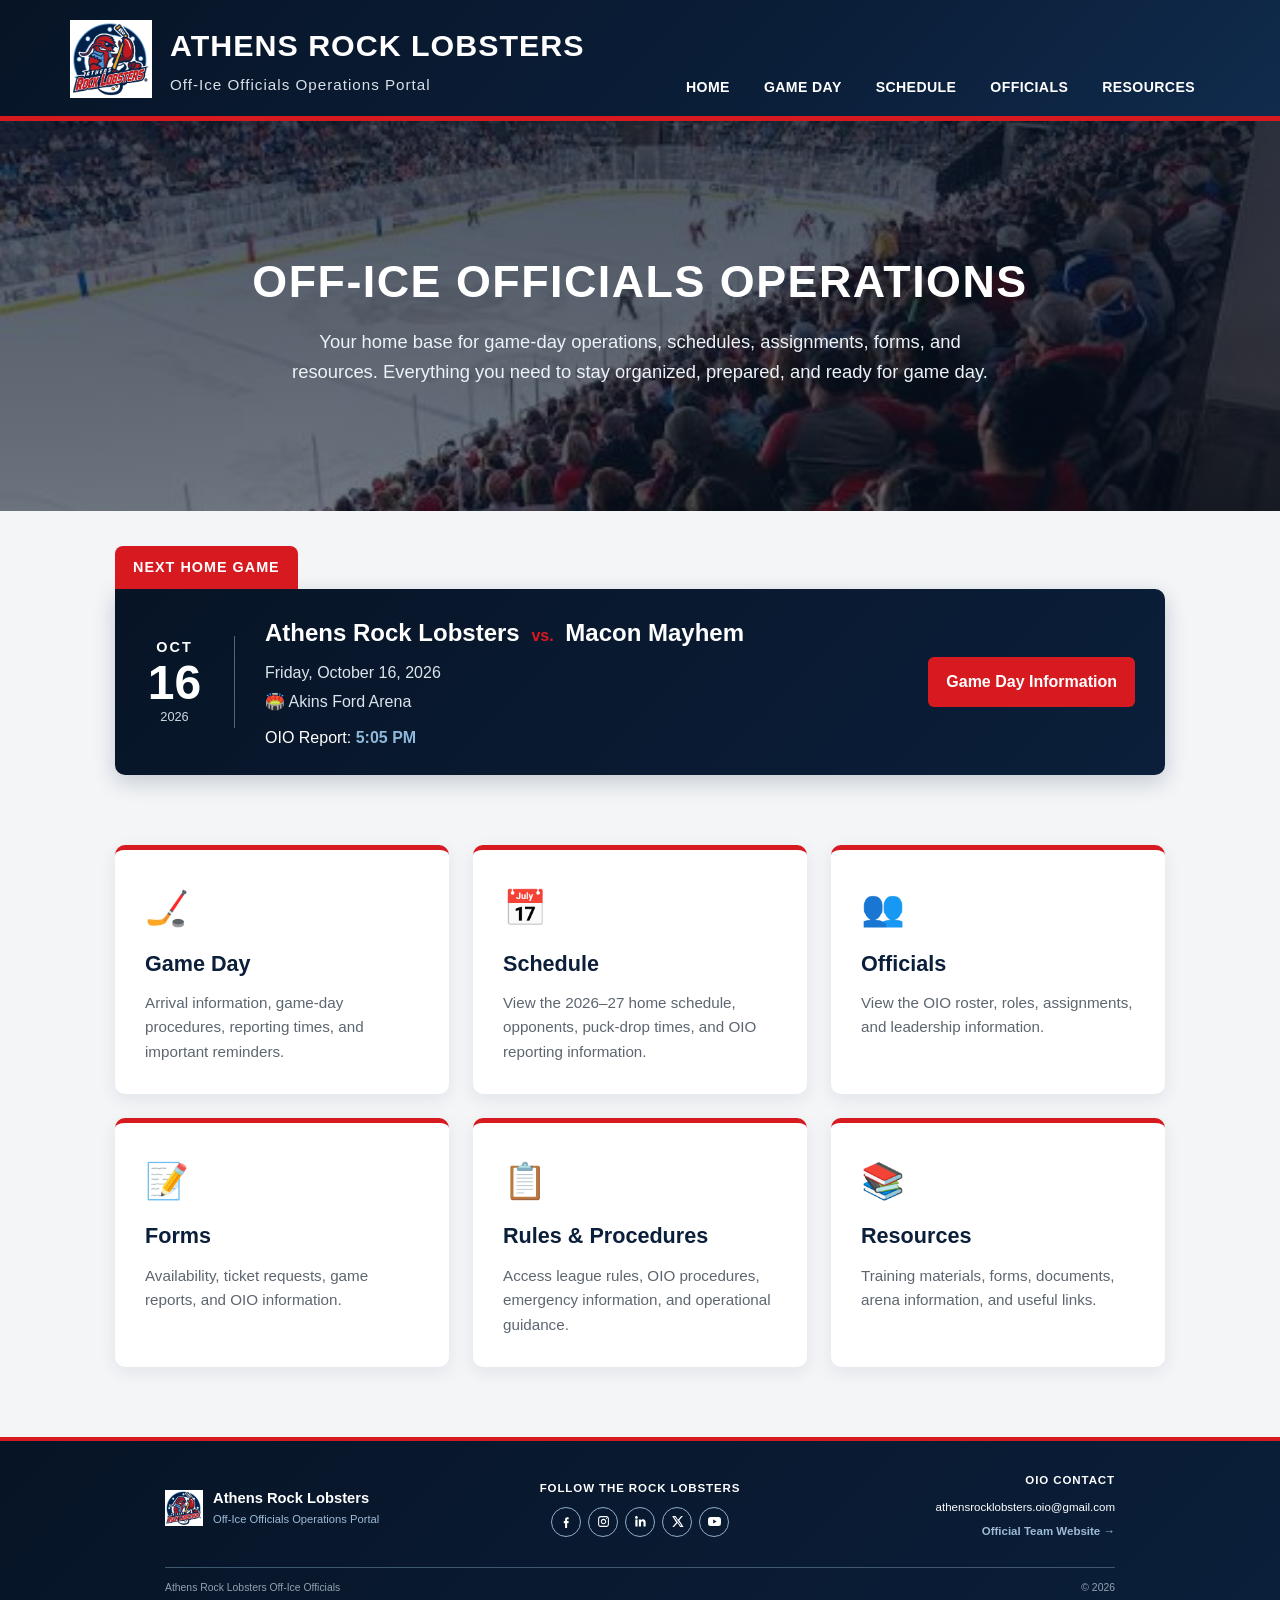
<file: index.html>
<!DOCTYPE html>
<html lang="en">

<head>

    <meta charset="UTF-8">

    <meta name="viewport"
          content="width=device-width, initial-scale=1.0">

    <title>Athens Rock Lobsters | OIO Operations Portal</title>

    <link rel="stylesheet"
          href="css/style.css">

</head>


<body>


<!-- =========================================
     HEADER
     ========================================= -->

<header class="site-header">

    <div class="header-content">

        <div class="brand">

            <img src="images/arl-logo.png"
                 alt="Athens Rock Lobsters logo"
                 class="arl-logo">

            <div class="brand-text">

                <h1>Athens Rock Lobsters</h1>

                <p>
                    Off-Ice Officials Operations Portal
                </p>

            </div>

        </div>


        <!-- NAVIGATION -->

        <nav class="main-nav">

            <a href="index.html">Home</a>

            <a href="game-day.html">Game Day</a>

            <a href="schedule.html">Schedule</a>

            <a href="officials.html">Officials</a>

            <a href="resources.html">Resources</a>

        </nav>

    </div>

</header>



<!-- =========================================
     HERO
     ========================================= -->

<section class="hero">

    <img src="images/arena.jpg"
         alt="Akins Ford Arena">

    <div class="hero-overlay">

        <h2>
            Off-Ice Officials Operations
        </h2>

        <p>
            Your home base for game-day operations,
            schedules, assignments, forms, and resources.
            Everything you need to stay organized,
            prepared, and ready for game day.
        </p>

    </div>

</section>



<!-- =========================================
     NEXT HOME GAME
     ========================================= -->

<section class="next-game">

    <div class="next-game-label">
        NEXT HOME GAME
    </div>


    <div class="next-game-content">


        <div class="next-game-date">

            <span class="next-month">
                OCT
            </span>

            <span class="next-day">
                16
            </span>

            <span class="next-year">
                2026
            </span>

        </div>



        <div class="next-game-details">

            <h2>
                Athens Rock Lobsters
                <span>vs.</span>
                Macon Mayhem
            </h2>

            <p class="next-game-info">
                Friday, October 16, 2026
            </p>

            <p class="next-game-info">
                🏟️ Akins Ford Arena
            </p>

            <p class="next-game-oio">
                OIO Report:
                <strong>
                    5:05 PM
                </strong>
            </p>

        </div>



        <a href="game-day.html"
           class="next-game-button">

            Game Day Information

        </a>

    </div>

</section>



<!-- =========================================
     DASHBOARD
     ========================================= -->

<section class="dashboard">


    <!-- GAME DAY -->

    <a href="game-day.html"
       class="dashboard-card">

        <div class="card-icon">
            🏒
        </div>

        <h3>
            Game Day
        </h3>

        <p>
            Arrival information, game-day procedures,
            reporting times, and important reminders.
        </p>

    </a>



    <!-- SCHEDULE -->

    <a href="schedule.html"
       class="dashboard-card">

        <div class="card-icon">
            📅
        </div>

        <h3>
            Schedule
        </h3>

        <p>
            View the 2026–27 home schedule,
            opponents, puck-drop times, and
            OIO reporting information.
        </p>

    </a>



    <!-- OFFICIALS -->

    <a href="officials.html"
       class="dashboard-card">

        <div class="card-icon">
            👥
        </div>

        <h3>
            Officials
        </h3>

        <p>
            View the OIO roster, roles,
            assignments, and leadership information.
        </p>

    </a>



    <!-- FORMS -->

    <a href="resources.html"
       class="dashboard-card">

        <div class="card-icon">
            📝
        </div>

        <h3>
            Forms
        </h3>

        <p>
            Availability, ticket requests,
            game reports, and OIO information.
        </p>

    </a>



    <!-- RULES & PROCEDURES -->

    <a href="resources.html"
       class="dashboard-card">

        <div class="card-icon">
            📋
        </div>

        <h3>
            Rules &amp; Procedures
        </h3>

        <p>
            Access league rules, OIO procedures,
            emergency information, and operational guidance.
        </p>

    </a>



    <!-- RESOURCES -->

    <a href="resources.html"
       class="dashboard-card">

        <div class="card-icon">
            📚
        </div>

        <h3>
            Resources
        </h3>

        <p>
            Training materials, forms, documents,
            arena information, and useful links.
        </p>

    </a>

</section>



<!-- =========================================
     PROFESSIONAL FOOTER
     ========================================= -->

<footer class="site-footer">


    <div class="professional-footer">


        <!-- FOOTER BRAND -->

        <div class="footer-brand-block">

            <img src="images/arl-logo.png"
                 alt="Athens Rock Lobsters logo"
                 class="footer-logo">

            <div>

                <h3>
                    Athens Rock Lobsters
                </h3>

                <p>
                    Off-Ice Officials Operations Portal
                </p>

            </div>

        </div>



        <!-- SOCIAL MEDIA -->

        <div class="footer-social-block">

            <h4>
                Follow the Rock Lobsters
            </h4>


            <div class="footer-social-icons">


                <!-- FACEBOOK -->

                <a href="https://www.facebook.com/rocklobsterhockey/"
                   target="_blank"
                   rel="noopener noreferrer"
                   aria-label="Facebook"
                   class="social-icon">

                    <svg viewBox="0 0 24 24"
                         aria-hidden="true">

                        <path d="M13.5 8H16V4.5C15.57 4.44 14.59 4.36 13.45 4.36C11.07 4.36 9.44 5.81 9.44 8.49V11H7V15H9.44V24H13.1V15H15.63L16.03 11H13.1V8.72C13.1 7.65 13.39 8 13.5 8Z"/>

                    </svg>

                </a>



                <!-- INSTAGRAM -->

                <a href="https://www.instagram.com/athensrocklobsters/"
                   target="_blank"
                   rel="noopener noreferrer"
                   aria-label="Instagram"
                   class="social-icon">

                    <svg viewBox="0 0 24 24"
                         aria-hidden="true">

                        <path d="M7 2H17C19.76 2 22 4.24 22 7V17C22 19.76 19.76 22 17 22H7C4.24 22 2 19.76 2 17V7C2 4.24 4.24 2 7 2ZM7 4C5.34 4 4 5.34 4 7V17C4 18.66 5.34 20 7 20H17C18.66 20 20 18.66 20 17V7C20 5.34 18.66 4 17 4H7ZM12 7C14.76 7 17 9.24 17 12C17 14.76 14.76 17 12 17C9.24 17 7 14.76 7 12C7 9.24 9.24 7 12 7ZM12 9C10.34 9 9 10.34 9 12C9 13.66 10.34 15 12 15C13.66 15 15 13.66 15 12C15 10.34 13.66 9 12 9ZM17.5 5.5C18.05 5.5 18.5 5.95 18.5 6.5C18.5 7.05 18.05 7.5 17.5 7.5C16.95 7.5 16.5 7.05 16.5 6.5C16.5 5.95 16.95 5.5 17.5 5.5Z"/>

                    </svg>

                </a>



                <!-- LINKEDIN -->

                <a href="https://www.linkedin.com/company/athens-rock-lobsters/"
                   target="_blank"
                   rel="noopener noreferrer"
                   aria-label="LinkedIn"
                   class="social-icon">

                    <svg viewBox="0 0 24 24"
                         aria-hidden="true">

                        <path d="M6.5 8.25H2.5V21H6.5V8.25ZM4.5 2C3.12 2 2 3.12 2 4.5C2 5.88 3.12 7 4.5 7C5.88 7 7 5.88 7 4.5C7 3.12 5.88 2 4.5 2ZM21.5 13.67C21.5 9.83 19.45 8 16.72 8C14.51 8 13.52 9.21 13 10.06V8.25H9V21H13V14.69C13 13.03 13.31 11.42 15.4 11.42C17.46 11.42 17.5 13.32 17.5 14.81V21H21.5V13.67Z"/>

                    </svg>

                </a>



                <!-- X -->

                <a href="https://x.com/AthensRockLobsters"
                   target="_blank"
                   rel="noopener noreferrer"
                   aria-label="X"
                   class="social-icon">

                    <svg viewBox="0 0 24 24"
                         aria-hidden="true">

                        <path d="M18.9 2H22L15.2 9.76L23.2 22H16.94L12.04 14.58L5.54 22H2.43L9.72 13.68L2.05 2H8.47L12.9 8.78L18.9 2ZM17.8 20H19.53L7.53 4H5.68L17.8 20Z"/>

                    </svg>

                </a>



                <!-- YOUTUBE -->

                <a href="https://www.youtube.com/@AthensRockLobsters"
                   target="_blank"
                   rel="noopener noreferrer"
                   aria-label="YouTube"
                   class="social-icon">

                    <svg viewBox="0 0 24 24"
                         aria-hidden="true">

                        <path d="M23.5 6.2C23.23 5.2 22.44 4.41 21.44 4.14C19.63 3.65 12 3.65 12 3.65C12 3.65 4.37 3.65 2.56 4.14C1.56 4.41 0.77 5.2 0.5 6.2C0 8.01 0 12 0 12C0 12 0 15.99 0.5 17.8C0.77 18.8 1.56 19.59 2.56 19.86C4.37 20.35 12 20.35 12 20.35C12 20.35 19.63 20.35 21.44 19.86C22.44 19.59 23.23 18.8 23.5 17.8C24 15.99 24 12 24 12C24 12 24 8.01 23.5 6.2ZM9.55 15.72V8.28L15.91 12L9.55 15.72Z"/>

                    </svg>

                </a>


            </div>

        </div>



        <!-- OIO CONTACT -->

        <div class="footer-contact-block">

            <h4>
                OIO Contact
            </h4>

            <a href="mailto:athensrocklobsters.oio@gmail.com">

                athensrocklobsters.oio@gmail.com

            </a>

            <a href="https://rocklobstershockey.com/"
               target="_blank"
               rel="noopener noreferrer"
               class="official-site-link">

                Official Team Website →

            </a>

        </div>


    </div>



    <!-- FOOTER BOTTOM -->

    <div class="footer-bottom">

        <span>
            Athens Rock Lobsters Off-Ice Officials
        </span>

        <span>
            © 2026
        </span>

    </div>


</footer>


</body>

</html>
</file>
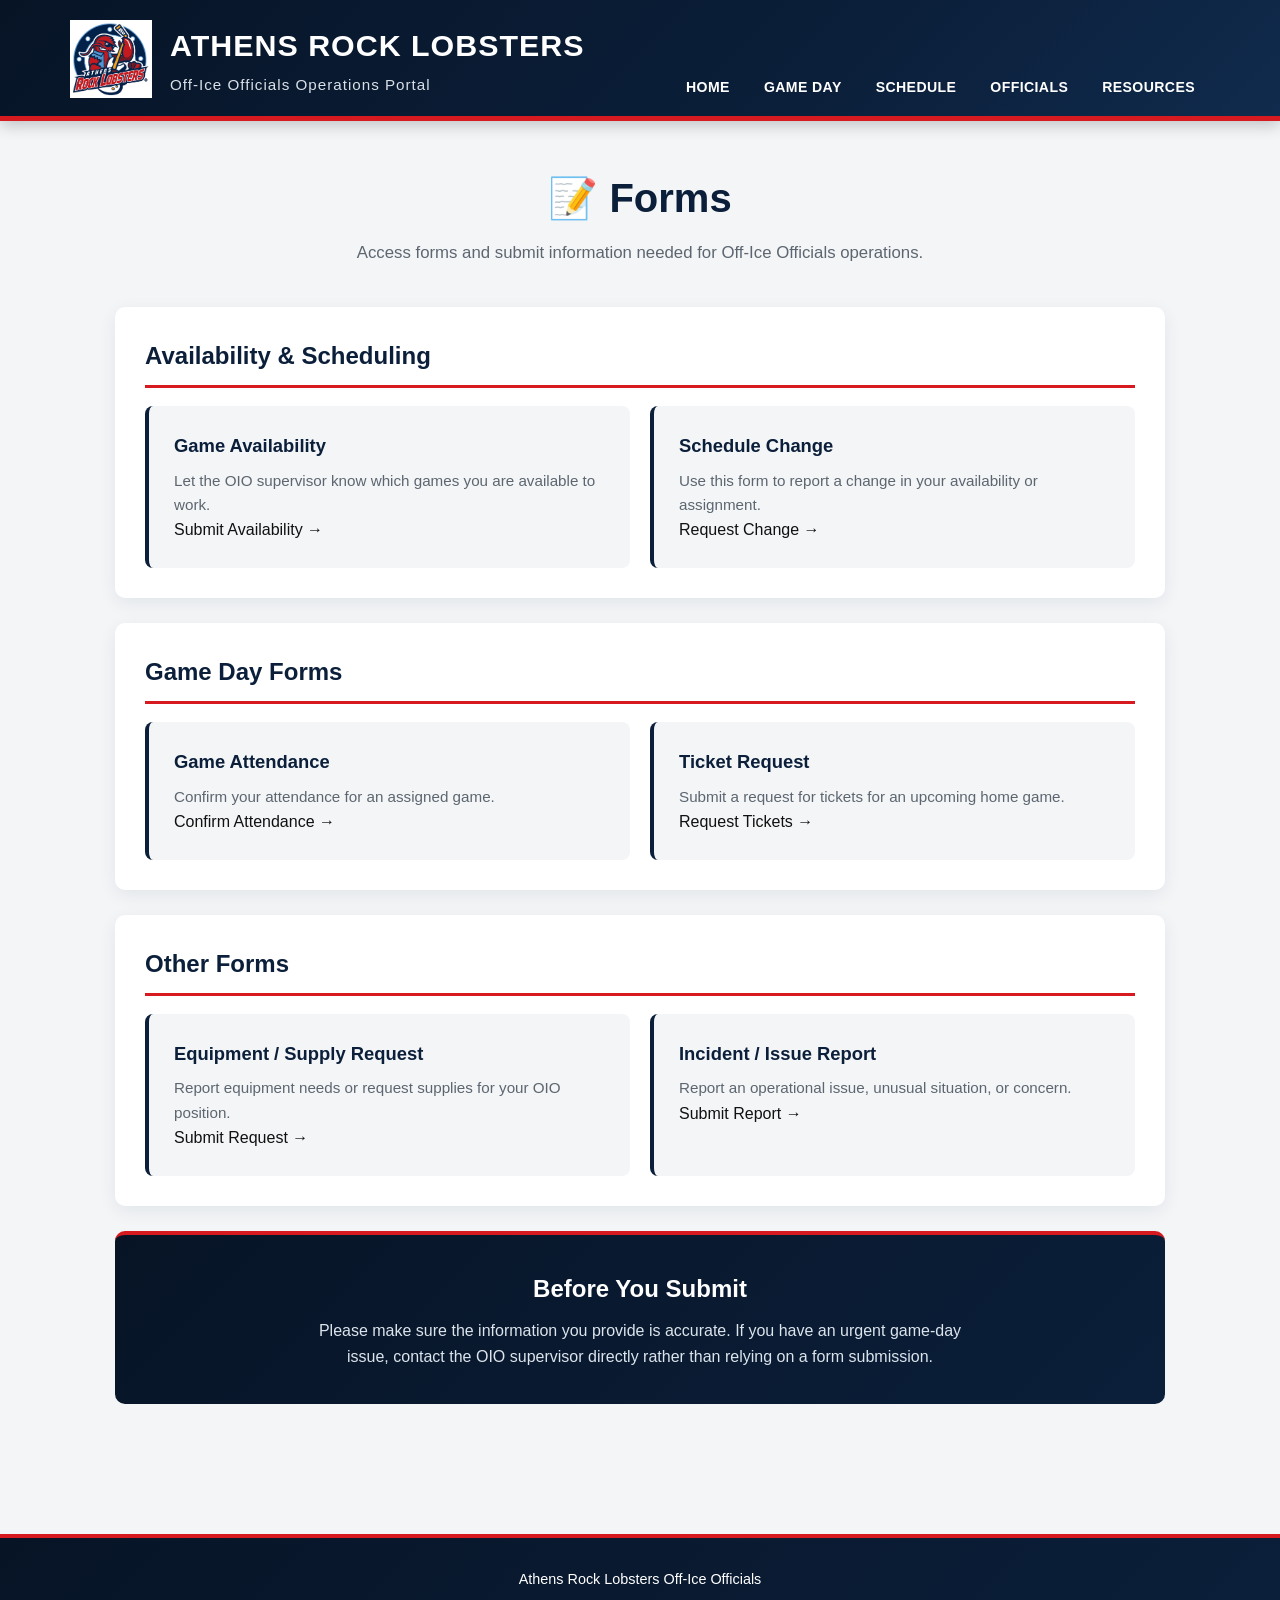
<file: forms.html>
<!DOCTYPE html>
<html lang="en">

<head>

    <meta charset="UTF-8">

    <meta name="viewport"
          content="width=device-width, initial-scale=1.0">

    <title>Forms | ARL Off-Ice Officials</title>

    <link rel="stylesheet"
          href="css/style.css">

</head>


<body>

    <!-- HEADER -->

    <header class="site-header">

        <div class="header-content">

            <div class="brand">

                <img src="images/arl-logo.png"
                     alt="Athens Rock Lobsters logo"
                     class="arl-logo">

                <div class="brand-text">

                    <h1>Athens Rock Lobsters</h1>

                    <p>
                        Off-Ice Officials Operations Portal
                    </p>

                </div>

            </div>


            <!-- NAVIGATION -->

            <nav class="main-nav">

                <a href="index.html">
                    Home
                </a>

                <a href="game-day.html">
                    Game Day
                </a>

                <a href="schedule.html">
                    Schedule
                </a>

                <a href="officials.html">
                    Officials
                </a>

                <a href="resources.html">
                    Resources
                </a>

            </nav>

        </div>

    </header>


    <!-- PAGE CONTENT -->

    <main class="page-content">


        <!-- PAGE HEADER -->

        <section class="page-header">

            <h2>📝 Forms</h2>

            <p>
                Access forms and submit information
                needed for Off-Ice Officials operations.
            </p>

        </section>


        <!-- AVAILABILITY -->

        <section class="info-section">

            <h3>Availability & Scheduling</h3>

            <div class="position-grid">


                <div class="position-card">

                    <h4>Game Availability</h4>

                    <p>
                        Let the OIO supervisor know which
                        games you are available to work.
                    </p>

                    <a href="#"
                       class="form-button">
                        Submit Availability →
                    </a>

                </div>


                <div class="position-card">

                    <h4>Schedule Change</h4>

                    <p>
                        Use this form to report a change
                        in your availability or assignment.
                    </p>

                    <a href="#"
                       class="form-button">
                        Request Change →
                    </a>

                </div>

            </div>

        </section>


        <!-- GAME DAY -->

        <section class="info-section">

            <h3>Game Day Forms</h3>

            <div class="position-grid">


                <div class="position-card">

                    <h4>Game Attendance</h4>

                    <p>
                        Confirm your attendance for an
                        assigned game.
                    </p>

                    <a href="#"
                       class="form-button">
                        Confirm Attendance →
                    </a>

                </div>


                <div class="position-card">

                    <h4>Ticket Request</h4>

                    <p>
                        Submit a request for tickets for
                        an upcoming home game.
                    </p>

                    <a href="#"
                       class="form-button">
                        Request Tickets →
                    </a>

                </div>

            </div>

        </section>


        <!-- OTHER FORMS -->

        <section class="info-section">

            <h3>Other Forms</h3>

            <div class="position-grid">


                <div class="position-card">

                    <h4>Equipment / Supply Request</h4>

                    <p>
                        Report equipment needs or request
                        supplies for your OIO position.
                    </p>

                    <a href="#"
                       class="form-button">
                        Submit Request →
                    </a>

                </div>


                <div class="position-card">

                    <h4>Incident / Issue Report</h4>

                    <p>
                        Report an operational issue,
                        unusual situation, or concern.
                    </p>

                    <a href="#"
                       class="form-button">
                        Submit Report →
                    </a>

                </div>

            </div>

        </section>


        <!-- IMPORTANT -->

        <section class="contact-box">

            <h3>Before You Submit</h3>

            <p>
                Please make sure the information you provide
                is accurate. If you have an urgent game-day
                issue, contact the OIO supervisor directly
                rather than relying on a form submission.
            </p>

        </section>


    </main>


    <!-- FOOTER -->

    <footer class="site-footer">

        <p>
            Athens Rock Lobsters Off-Ice Officials
        </p>

    </footer>


</body>

</html>
</file>
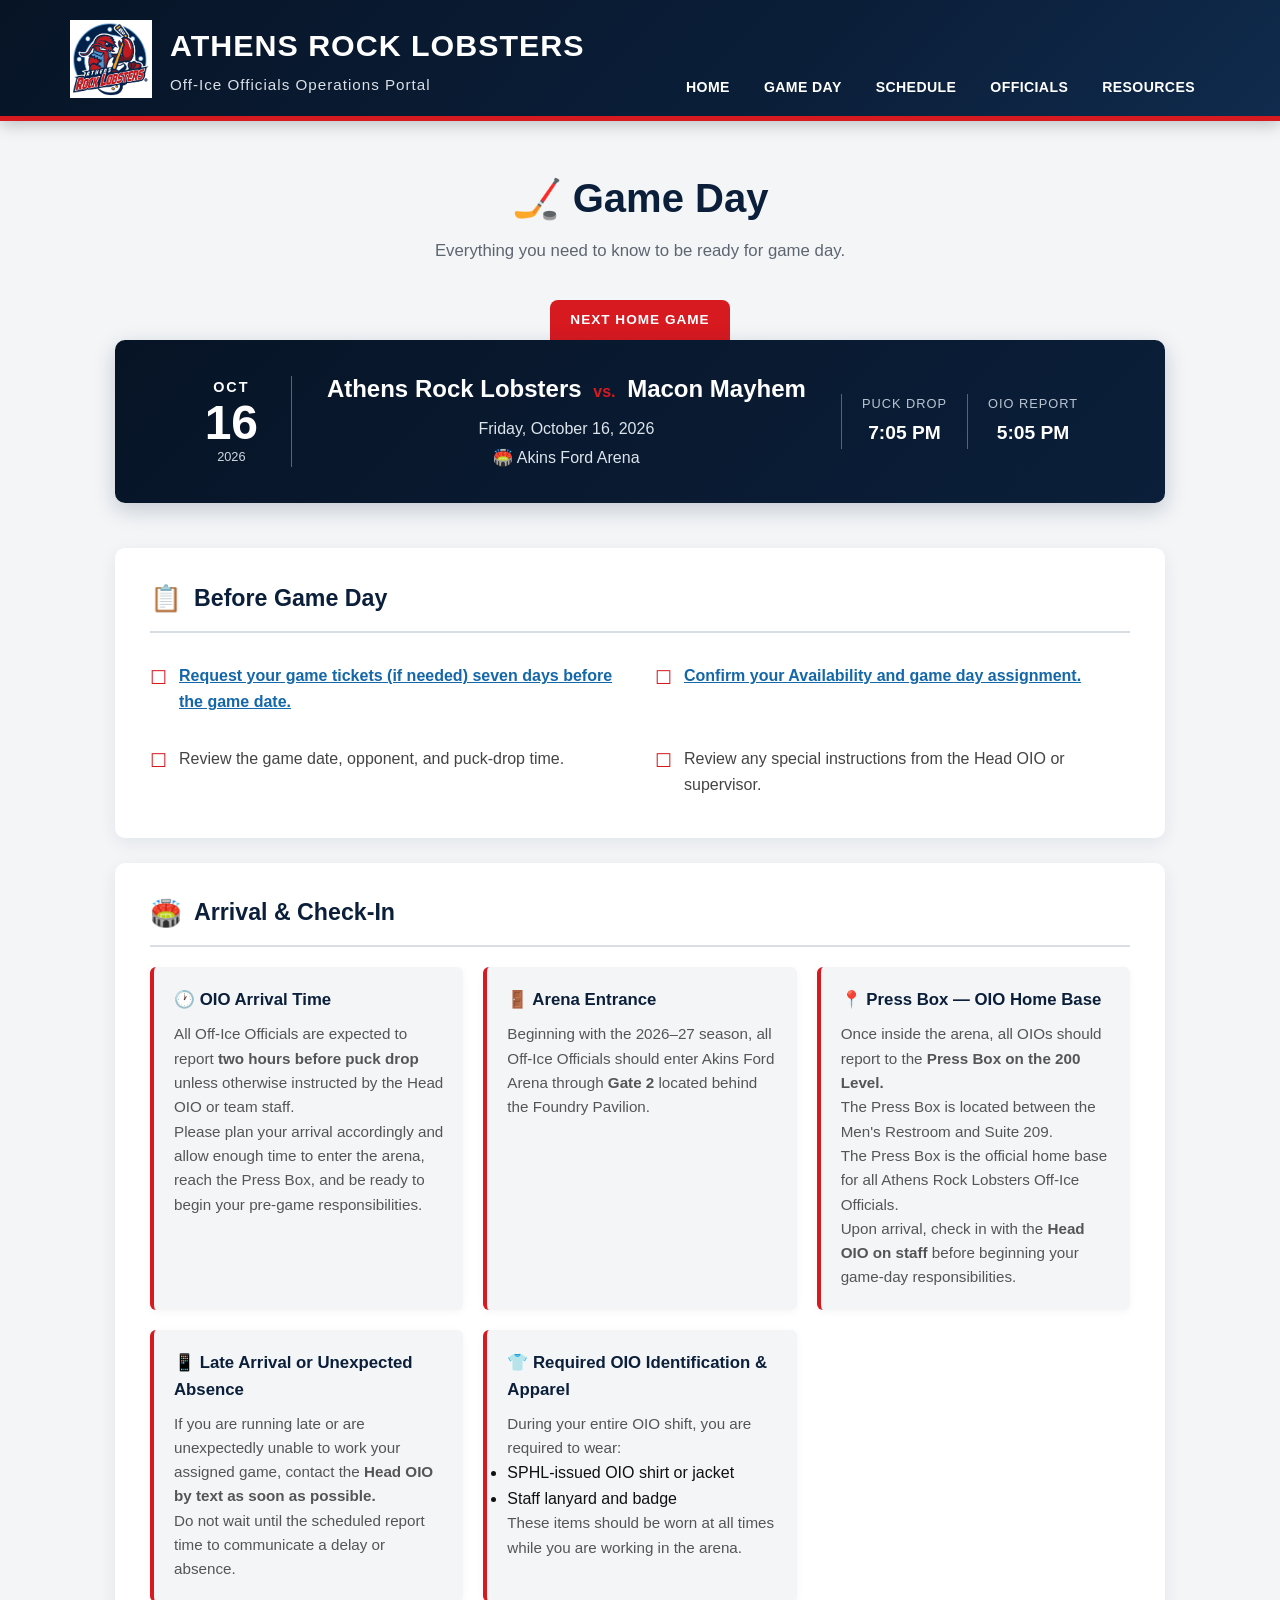
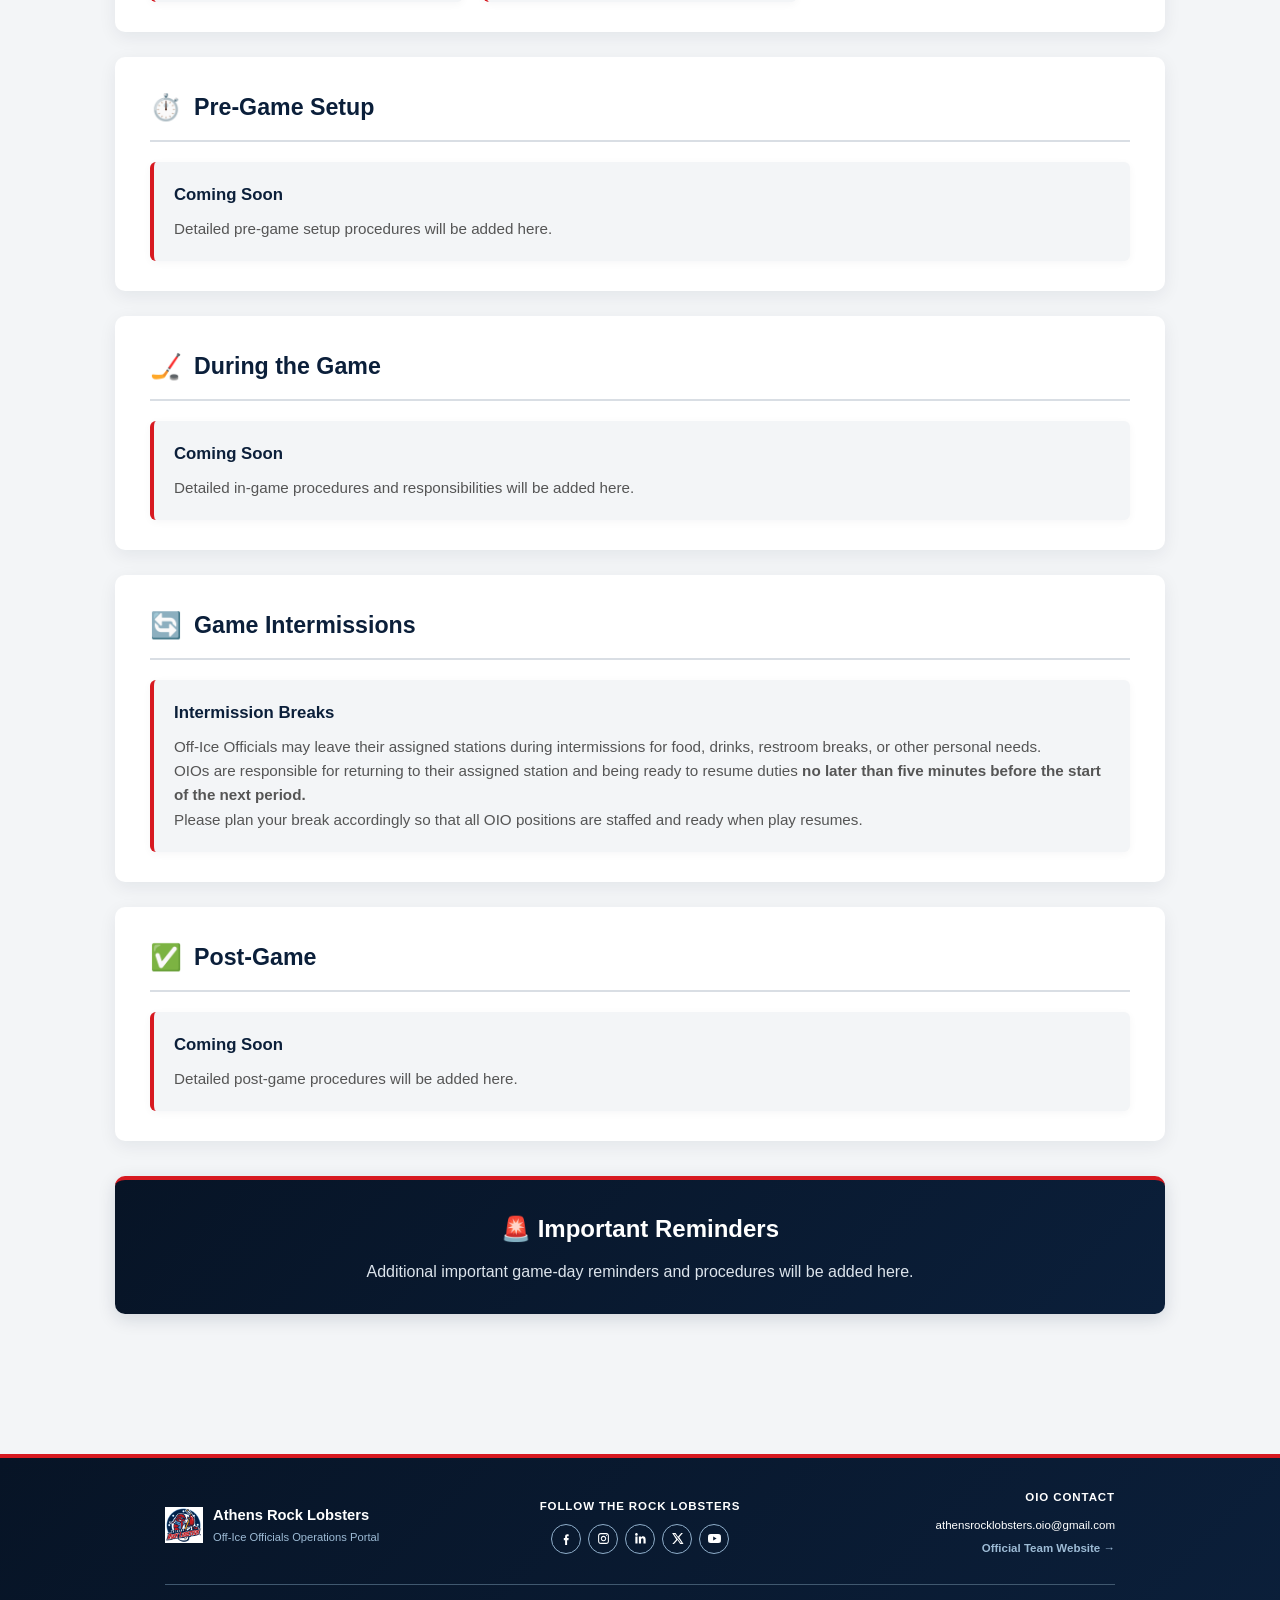
<file: game-day.html>
<!DOCTYPE html>
<html lang="en">

<head>

    <meta charset="UTF-8">

    <meta name="viewport"
          content="width=device-width, initial-scale=1.0">

    <title>Game Day | ARL Off-Ice Officials</title>

    <link rel="stylesheet"
          href="css/style.css">

</head>


<body>


<!-- =========================================
     HEADER
     ========================================= -->

<header class="site-header">

    <div class="header-content">

        <div class="brand">

            <img src="images/arl-logo.png"
                 alt="Athens Rock Lobsters logo"
                 class="arl-logo">

            <div class="brand-text">

                <h1>Athens Rock Lobsters</h1>

                <p>
                    Off-Ice Officials Operations Portal
                </p>

            </div>

        </div>


        <!-- NAVIGATION -->

        <nav class="main-nav">

            <a href="index.html">Home</a>

            <a href="game-day.html">Game Day</a>

            <a href="schedule.html">Schedule</a>

            <a href="officials.html">Officials</a>

            <a href="resources.html">Resources</a>

        </nav>

    </div>

</header>



<!-- =========================================
     MAIN CONTENT
     ========================================= -->

<main class="game-day-page">


    <!-- PAGE TITLE -->

    <section class="page-title">

        <h2>🏒 Game Day</h2>

        <p>
            Everything you need to know
            to be ready for game day.
        </p>

    </section>



    <!-- =====================================
         NEXT HOME GAME
         ===================================== -->

    <section class="game-day-next">

        <div class="game-day-next-label">

            NEXT HOME GAME

        </div>


        <div class="game-day-next-content">


            <div class="game-day-date">

                <span>OCT</span>

                <strong>16</strong>

                <small>2026</small>

            </div>


            <div class="game-day-matchup">

                <h2>
                    Athens Rock Lobsters
                    <span>vs.</span>
                    Macon Mayhem
                </h2>

                <p>
                    Friday, October 16, 2026
                </p>

                <p>
                    🏟️ Akins Ford Arena
                </p>

            </div>


            <div class="game-day-times">

                <div>

                    <span>Puck Drop</span>

                    <strong>7:05 PM</strong>

                </div>


                <div>

                    <span>OIO Report</span>

                    <strong>5:05 PM</strong>

                </div>

            </div>

        </div>

    </section>



    <!-- =====================================
         BEFORE GAME DAY
         ===================================== -->

    <section class="game-day-section">

        <div class="section-heading">

            <span>📋</span>

            <h2>Before Game Day</h2>

        </div>


        <div class="checklist">


            <div class="checklist-item">

                <span>☐</span>

                <p>

                    <a href="https://docs.google.com/forms/d/e/1FAIpQLSc_mqj2cFDE5TbW-zp8HCzuFXb-rdafPcQ7hsem6lfcJFsUdQ/viewform?usp=dialog"
                       target="_blank"
                       rel="noopener noreferrer"
                       class="game-day-link">

                        Request your game tickets (if needed)
                        seven days before the game date.

                    </a>

                </p>

            </div>



            <div class="checklist-item">

                <span>☐</span>

                <p>

                    <a href="https://docs.google.com/forms/d/e/1FAIpQLScgb1laIqR6e-zuuvhAwrbfoM3QNA9N1ttVXwkxqVyORB-8YA/viewform?usp=dialog"
                       target="_blank"
                       rel="noopener noreferrer"
                       class="game-day-link">

                        Confirm your Availability and
                        game day assignment.

                    </a>

                </p>

            </div>



            <div class="checklist-item">

                <span>☐</span>

                <p>

                    Review the game date,
                    opponent, and puck-drop time.

                </p>

            </div>



            <div class="checklist-item">

                <span>☐</span>

                <p>

                    Review any special instructions
                    from the Head OIO or supervisor.

                </p>

            </div>


        </div>

    </section>



    <!-- =====================================
         ARRIVAL & CHECK-IN
         ===================================== -->

    <section class="game-day-section">

        <div class="section-heading">

            <span>🏟️</span>

            <h2>Arrival & Check-In</h2>

        </div>


        <div class="info-grid">


            <div class="info-box">

                <h3>🕐 OIO Arrival Time</h3>

                <p>

                    All Off-Ice Officials are expected
                    to report

                    <strong>
                        two hours before puck drop
                    </strong>

                    unless otherwise instructed by the
                    Head OIO or team staff.

                </p>


                <p>

                    Please plan your arrival accordingly
                    and allow enough time to enter the
                    arena, reach the Press Box, and be
                    ready to begin your pre-game
                    responsibilities.

                </p>

            </div>



            <div class="info-box">

                <h3>🚪 Arena Entrance</h3>

                <p>

                    Beginning with the 2026–27 season,
                    all Off-Ice Officials should enter
                    Akins Ford Arena through

                    <strong>
                        Gate 2
                    </strong>

                    located behind the Foundry Pavilion.

                </p>

            </div>



            <div class="info-box">

                <h3>📍 Press Box — OIO Home Base</h3>

                <p>

                    Once inside the arena, all OIOs should
                    report to the

                    <strong>
                        Press Box on the 200 Level.
                    </strong>

                </p>


                <p>

                    The Press Box is located between the
                    Men's Restroom and Suite 209.

                </p>


                <p>

                    The Press Box is the official home base
                    for all Athens Rock Lobsters Off-Ice
                    Officials.

                </p>


                <p>

                    Upon arrival, check in with the

                    <strong>
                        Head OIO on staff
                    </strong>

                    before beginning your game-day
                    responsibilities.

                </p>

            </div>



            <div class="info-box">

                <h3>📱 Late Arrival or Unexpected Absence</h3>

                <p>

                    If you are running late or are
                    unexpectedly unable to work your
                    assigned game, contact the

                    <strong>
                        Head OIO by text as soon as
                        possible.
                    </strong>

                </p>


                <p>

                    Do not wait until the scheduled report
                    time to communicate a delay or absence.

                </p>

            </div>



            <div class="info-box">

                <h3>👕 Required OIO Identification & Apparel</h3>

                <p>

                    During your entire OIO shift, you are
                    required to wear:

                </p>


                <ul>

                    <li>
                        SPHL-issued OIO shirt or jacket
                    </li>

                    <li>
                        Staff lanyard and badge
                    </li>

                </ul>


                <p>

                    These items should be worn at all times
                    while you are working in the arena.

                </p>

            </div>


        </div>

    </section>



    <!-- =====================================
         PRE-GAME SETUP
         ===================================== -->

    <section class="game-day-section">

        <div class="section-heading">

            <span>⏱️</span>

            <h2>Pre-Game Setup</h2>

        </div>


        <div class="info-box">

            <h3>Coming Soon</h3>

            <p>

                Detailed pre-game setup procedures
                will be added here.

            </p>

        </div>

    </section>



    <!-- =====================================
         DURING THE GAME
         ===================================== -->

    <section class="game-day-section">

        <div class="section-heading">

            <span>🏒</span>

            <h2>During the Game</h2>

        </div>


        <div class="info-box">

            <h3>Coming Soon</h3>

            <p>

                Detailed in-game procedures and
                responsibilities will be added here.

            </p>

        </div>

    </section>



    <!-- =====================================
         GAME INTERMISSIONS
         ===================================== -->

    <section class="game-day-section">

        <div class="section-heading">

            <span>🔄</span>

            <h2>Game Intermissions</h2>

        </div>


        <div class="info-box">

            <h3>Intermission Breaks</h3>

            <p>

                Off-Ice Officials may leave their assigned
                stations during intermissions for food,
                drinks, restroom breaks, or other personal
                needs.

            </p>


            <p>

                OIOs are responsible for returning to their
                assigned station and being ready to resume
                duties

                <strong>
                    no later than five minutes before the
                    start of the next period.
                </strong>

            </p>


            <p>

                Please plan your break accordingly so that
                all OIO positions are staffed and ready when
                play resumes.

            </p>

        </div>

    </section>



    <!-- =====================================
         POST-GAME
         ===================================== -->

    <section class="game-day-section">

        <div class="section-heading">

            <span>✅</span>

            <h2>Post-Game</h2>

        </div>


        <div class="info-box">

            <h3>Coming Soon</h3>

            <p>

                Detailed post-game procedures will be
                added here.

            </p>

        </div>

    </section>



    <!-- =====================================
         IMPORTANT REMINDERS
         ===================================== -->

    <section class="game-day-important">

        <h2>🚨 Important Reminders</h2>

        <p>

            Additional important game-day reminders
            and procedures will be added here.

        </p>

    </section>


</main>



<!-- =========================================
     PROFESSIONAL FOOTER
     ========================================= -->

<footer class="site-footer">


    <div class="professional-footer">


        <!-- FOOTER BRAND -->

        <div class="footer-brand-block">

            <img src="images/arl-logo.png"
                 alt="Athens Rock Lobsters logo"
                 class="footer-logo">

            <div>

                <h3>
                    Athens Rock Lobsters
                </h3>

                <p>
                    Off-Ice Officials Operations Portal
                </p>

            </div>

        </div>



        <!-- SOCIAL MEDIA -->

        <div class="footer-social-block">

            <h4>
                Follow the Rock Lobsters
            </h4>


            <div class="footer-social-icons">


                <!-- FACEBOOK -->

                <a href="https://www.facebook.com/rocklobsterhockey/"
                   target="_blank"
                   rel="noopener noreferrer"
                   aria-label="Facebook"
                   class="social-icon">

                    <svg viewBox="0 0 24 24"
                         aria-hidden="true">

                        <path d="M13.5 8H16V4.5C15.57 4.44 14.59 4.36 13.45 4.36C11.07 4.36 9.44 5.81 9.44 8.49V11H7V15H9.44V24H13.1V15H15.63L16.03 11H13.1V8.72C13.1 7.65 13.39 8 13.5 8Z"/>

                    </svg>

                </a>



                <!-- INSTAGRAM -->

                <a href="https://www.instagram.com/athensrocklobsters/"
                   target="_blank"
                   rel="noopener noreferrer"
                   aria-label="Instagram"
                   class="social-icon">

                    <svg viewBox="0 0 24 24"
                         aria-hidden="true">

                        <path d="M7 2H17C19.76 2 22 4.24 22 7V17C22 19.76 19.76 22 17 22H7C4.24 22 2 19.76 2 17V7C2 4.24 4.24 2 7 2ZM7 4C5.34 4 4 5.34 4 7V17C4 18.66 5.34 20 7 20H17C18.66 20 20 18.66 20 17V7C20 5.34 18.66 4 17 4H7ZM12 7C14.76 7 17 9.24 17 12C17 14.76 14.76 17 12 17C9.24 17 7 14.76 7 12C7 9.24 9.24 7 12 7ZM12 9C10.34 9 9 10.34 9 12C9 13.66 10.34 15 12 15C13.66 15 15 13.66 15 12C15 10.34 13.66 9 12 9ZM17.5 5.5C18.05 5.5 18.5 5.95 18.5 6.5C18.5 7.05 18.05 7.5 17.5 7.5C16.95 7.5 16.5 7.05 16.5 6.5C16.5 5.95 16.95 5.5 17.5 5.5Z"/>

                    </svg>

                </a>



                <!-- LINKEDIN -->

                <a href="https://www.linkedin.com/company/athens-rock-lobsters/"
                   target="_blank"
                   rel="noopener noreferrer"
                   aria-label="LinkedIn"
                   class="social-icon">

                    <svg viewBox="0 0 24 24"
                         aria-hidden="true">

                        <path d="M6.5 8.25H2.5V21H6.5V8.25ZM4.5 2C3.12 2 2 3.12 2 4.5C2 5.88 3.12 7 4.5 7C5.88 7 7 5.88 7 4.5C7 3.12 5.88 2 4.5 2ZM21.5 13.67C21.5 9.83 19.45 8 16.72 8C14.51 8 13.52 9.21 13 10.06V8.25H9V21H13V14.69C13 13.03 13.31 11.42 15.4 11.42C17.46 11.42 17.5 13.32 17.5 14.81V21H21.5V13.67Z"/>

                    </svg>

                </a>



                <!-- X -->

                <a href="https://x.com/AthensRockLobsters"
                   target="_blank"
                   rel="noopener noreferrer"
                   aria-label="X"
                   class="social-icon">

                    <svg viewBox="0 0 24 24"
                         aria-hidden="true">

                        <path d="M18.9 2H22L15.2 9.76L23.2 22H16.94L12.04 14.58L5.54 22H2.43L9.72 13.68L2.05 2H8.47L12.9 8.78L18.9 2ZM17.8 20H19.53L7.53 4H5.68L17.8 20Z"/>

                    </svg>

                </a>



                <!-- YOUTUBE -->

                <a href="https://www.youtube.com/@AthensRockLobsters"
                   target="_blank"
                   rel="noopener noreferrer"
                   aria-label="YouTube"
                   class="social-icon">

                    <svg viewBox="0 0 24 24"
                         aria-hidden="true">

                        <path d="M23.5 6.2C23.23 5.2 22.44 4.41 21.44 4.14C19.63 3.65 12 3.65 12 3.65C12 3.65 4.37 3.65 2.56 4.14C1.56 4.41 0.77 5.2 0.5 6.2C0 8.01 0 12 0 12C0 12 0 15.99 0.5 17.8C0.77 18.8 1.56 19.59 2.56 19.86C4.37 20.35 12 20.35 12 20.35C12 20.35 19.63 20.35 21.44 19.86C22.44 19.59 23.23 18.8 23.5 17.8C24 15.99 24 12 24 12C24 12 24 8.01 23.5 6.2ZM9.55 15.72V8.28L15.91 12L9.55 15.72Z"/>

                    </svg>

                </a>


            </div>

        </div>



        <!-- OIO CONTACT -->

        <div class="footer-contact-block">

            <h4>
                OIO Contact
            </h4>

            <a href="mailto:athensrocklobsters.oio@gmail.com">

                athensrocklobsters.oio@gmail.com

            </a>

            <a href="https://rocklobstershockey.com/"
               target="_blank"
               rel="noopener noreferrer"
               class="official-site-link">

                Official Team Website →

            </a>

        </div>


    </div>



    <!-- FOOTER BOTTOM -->

    <div class="footer-bottom">

        <span>
            Athens Rock Lobsters Off-Ice Officials
        </span>

        <span>
            © 2026
        </span>

    </div>


</footer>


</body>

</html>
</file>
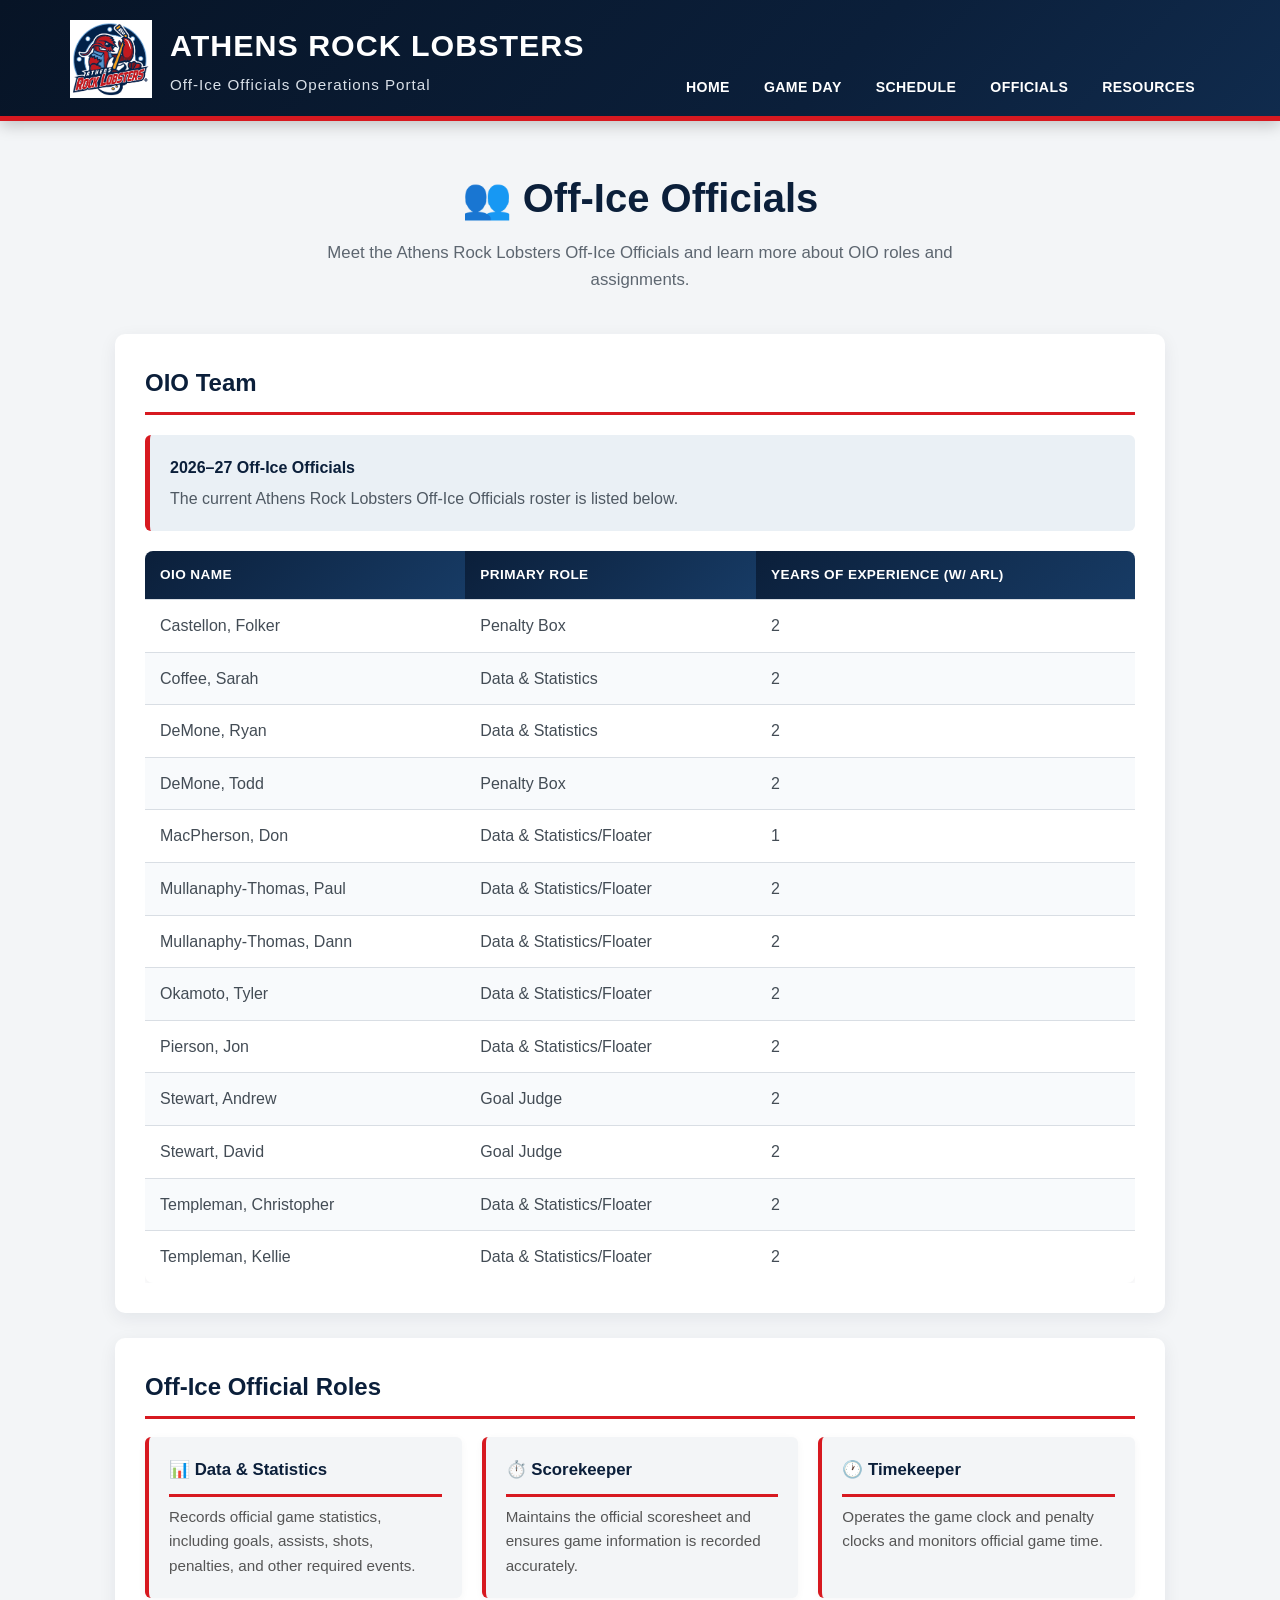
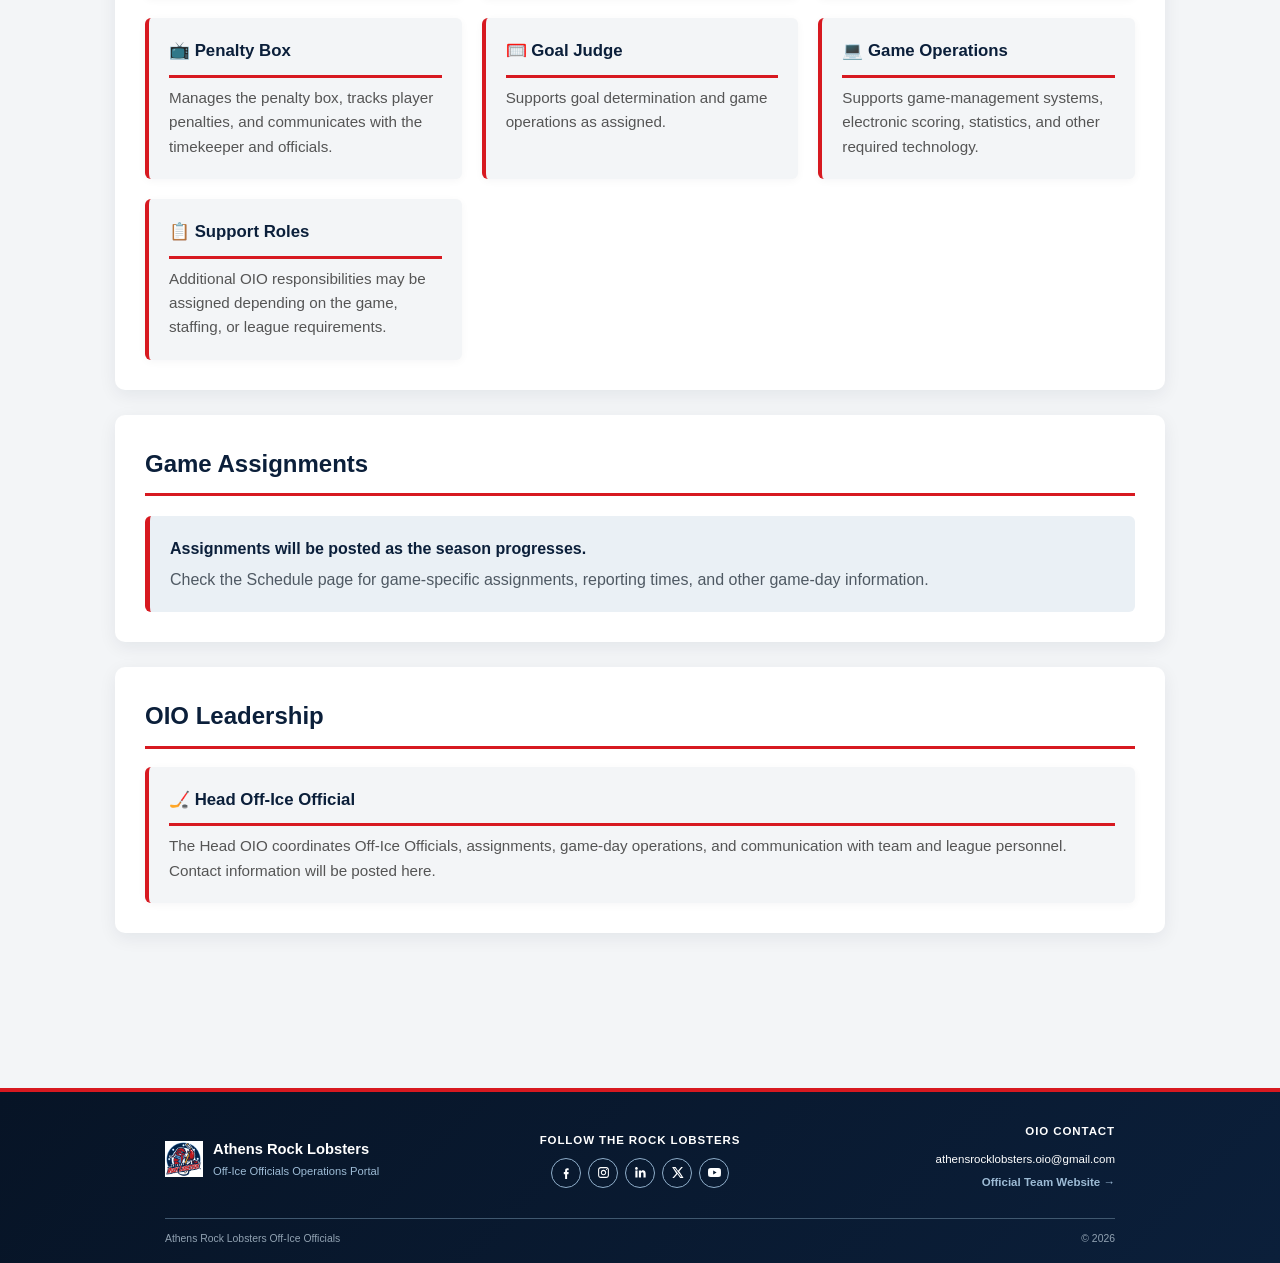
<file: officials.html>
<!DOCTYPE html>
<html lang="en">

<head>

    <meta charset="UTF-8">

    <meta name="viewport"
          content="width=device-width, initial-scale=1.0">

    <title>Officials | ARL Off-Ice Officials</title>

    <link rel="stylesheet"
          href="css/style.css">

</head>


<body>


<!-- =========================================
     HEADER
     ========================================= -->

<header class="site-header">

    <div class="header-content">

        <div class="brand">

            <img src="images/arl-logo.png"
                 alt="Athens Rock Lobsters logo"
                 class="arl-logo">

            <div class="brand-text">

                <h1>Athens Rock Lobsters</h1>

                <p>
                    Off-Ice Officials Operations Portal
                </p>

            </div>

        </div>


        <!-- NAVIGATION -->

        <nav class="main-nav">

            <a href="index.html">Home</a>

            <a href="game-day.html">Game Day</a>

            <a href="schedule.html">Schedule</a>

            <a href="officials.html">Officials</a>

            <a href="resources.html">Resources</a>

        </nav>

    </div>

</header>



<!-- =========================================
     MAIN CONTENT
     ========================================= -->

<main class="page-content">


    <!-- PAGE HEADER -->

    <section class="page-header">

        <h2>👥 Off-Ice Officials</h2>

        <p>
            Meet the Athens Rock Lobsters Off-Ice Officials
            and learn more about OIO roles and assignments.
        </p>

    </section>



    <!-- =====================================
         OIO TEAM
         ===================================== -->

    <section class="info-section">

        <h3>OIO Team</h3>


        <div class="important-box">

            <strong>
                2026–27 Off-Ice Officials
            </strong>

            <p>
                The current Athens Rock Lobsters
                Off-Ice Officials roster is listed below.
            </p>

        </div>


        <!-- OIO ROSTER TABLE -->

        <div class="table-container">

            <table class="oio-table">

                <thead>

                    <tr>

                        <th>OIO Name</th>

                        <th>Primary Role</th>

                        <th>Years of Experience (w/ ARL)</th>

                    </tr>

                </thead>


                <tbody>

                    <tr>

                        <td>Castellon, Folker</td>

                        <td>Penalty Box</td>

                        <td>2</td>

                    </tr>


                    <tr>

                        <td>Coffee, Sarah</td>

                        <td>Data &amp; Statistics</td>

                        <td>2</td>

                    </tr>


                    <tr>

                        <td>DeMone, Ryan</td>

                        <td>Data &amp; Statistics</td>

                        <td>2</td>

                    </tr>


                    <tr>

                        <td>DeMone, Todd</td>

                        <td>Penalty Box</td>

                        <td>2</td>

                    </tr>


                    <tr>

                        <td>MacPherson, Don</td>

                        <td>Data &amp; Statistics/Floater</td>

                        <td>1</td>

                    </tr>


                    <tr>

                        <td>Mullanaphy-Thomas, Paul</td>

                        <td>Data &amp; Statistics/Floater</td>

                        <td>2</td>

                    </tr>


                    <tr>

                        <td>Mullanaphy-Thomas, Dann</td>

                        <td>Data &amp; Statistics/Floater</td>

                        <td>2</td>

                    </tr>


                    <tr>

                        <td>Okamoto, Tyler</td>

                        <td>Data &amp; Statistics/Floater</td>

                        <td>2</td>

                    </tr>


                    <tr>

                        <td>Pierson, Jon</td>

                        <td>Data &amp; Statistics/Floater</td>

                        <td>2</td>

                    </tr>


                    <tr>

                        <td>Stewart, Andrew</td>

                        <td>Goal Judge</td>

                        <td>2</td>

                    </tr>


                    <tr>

                        <td>Stewart, David</td>

                        <td>Goal Judge</td>

                        <td>2</td>

                    </tr>


                    <tr>

                        <td>Templeman, Christopher</td>

                        <td>Data &amp; Statistics/Floater</td>

                        <td>2</td>

                    </tr>


                    <tr>

                        <td>Templeman, Kellie</td>

                        <td>Data &amp; Statistics/Floater</td>

                        <td>2</td>

                    </tr>

                </tbody>

            </table>

        </div>

    </section>



    <!-- =====================================
         OIO ROLES
         ===================================== -->

    <section class="info-section">

        <h3>Off-Ice Official Roles</h3>

        <div class="info-grid">


            <div class="info-box">

                <h3>📊 Data &amp; Statistics</h3>

                <p>
                    Records official game statistics,
                    including goals, assists, shots,
                    penalties, and other required events.
                </p>

            </div>


            <div class="info-box">

                <h3>⏱️ Scorekeeper</h3>

                <p>
                    Maintains the official scoresheet
                    and ensures game information is
                    recorded accurately.
                </p>

            </div>


            <div class="info-box">

                <h3>🕐 Timekeeper</h3>

                <p>
                    Operates the game clock and penalty
                    clocks and monitors official game time.
                </p>

            </div>


            <div class="info-box">

                <h3>📺 Penalty Box</h3>

                <p>
                    Manages the penalty box, tracks
                    player penalties, and communicates
                    with the timekeeper and officials.
                </p>

            </div>


            <div class="info-box">

                <h3>🥅 Goal Judge</h3>

                <p>
                    Supports goal determination and
                    game operations as assigned.
                </p>

            </div>


            <div class="info-box">

                <h3>💻 Game Operations</h3>

                <p>
                    Supports game-management systems,
                    electronic scoring, statistics,
                    and other required technology.
                </p>

            </div>


            <div class="info-box">

                <h3>📋 Support Roles</h3>

                <p>
                    Additional OIO responsibilities may
                    be assigned depending on the game,
                    staffing, or league requirements.
                </p>

            </div>

        </div>

    </section>



    <!-- =====================================
         ASSIGNMENTS
         ===================================== -->

    <section class="info-section">

        <h3>Game Assignments</h3>

        <div class="important-box">

            <strong>
                Assignments will be posted as the season progresses.
            </strong>

            <p>
                Check the Schedule page for game-specific
                assignments, reporting times, and other
                game-day information.
            </p>

        </div>

    </section>



    <!-- =====================================
         CONTACT
         ===================================== -->

    <section class="info-section">

        <h3>OIO Leadership</h3>

        <div class="info-box">

            <h3>🏒 Head Off-Ice Official</h3>

            <p>
                The Head OIO coordinates Off-Ice Officials,
                assignments, game-day operations, and
                communication with team and league personnel.
            </p>

            <p>
                Contact information will be posted here.
            </p>

        </div>

    </section>



</main>



<!-- =========================================
     PROFESSIONAL FOOTER
     ========================================= -->

<footer class="site-footer">


    <div class="professional-footer">


        <!-- FOOTER BRAND -->

        <div class="footer-brand-block">

            <img src="images/arl-logo.png"
                 alt="Athens Rock Lobsters logo"
                 class="footer-logo">

            <div>

                <h3>
                    Athens Rock Lobsters
                </h3>

                <p>
                    Off-Ice Officials Operations Portal
                </p>

            </div>

        </div>



        <!-- SOCIAL MEDIA -->

        <div class="footer-social-block">

            <h4>
                Follow the Rock Lobsters
            </h4>


            <div class="footer-social-icons">


                <!-- FACEBOOK -->

                <a href="https://www.facebook.com/rocklobsterhockey/"
                   target="_blank"
                   rel="noopener noreferrer"
                   aria-label="Facebook"
                   class="social-icon">

                    <svg viewBox="0 0 24 24"
                         aria-hidden="true">

                        <path d="M13.5 8H16V4.5C15.57 4.44 14.59 4.36 13.45 4.36C11.07 4.36 9.44 5.81 9.44 8.49V11H7V15H9.44V24H13.1V15H15.63L16.03 11H13.1V8.72C13.1 7.65 13.39 8 13.5 8Z"/>

                    </svg>

                </a>



                <!-- INSTAGRAM -->

                <a href="https://www.instagram.com/athensrocklobsters/"
                   target="_blank"
                   rel="noopener noreferrer"
                   aria-label="Instagram"
                   class="social-icon">

                    <svg viewBox="0 0 24 24"
                         aria-hidden="true">

                        <path d="M7 2H17C19.76 2 22 4.24 22 7V17C22 19.76 19.76 22 17 22H7C4.24 22 2 19.76 2 17V7C2 4.24 4.24 2 7 2ZM7 4C5.34 4 4 5.34 4 7V17C4 18.66 5.34 20 7 20H17C18.66 20 20 18.66 20 17V7C20 5.34 18.66 4 17 4H7ZM12 7C14.76 7 17 9.24 17 12C17 14.76 14.76 17 12 17C9.24 17 7 14.76 7 12C7 9.24 9.24 7 12 7ZM12 9C10.34 9 9 10.34 9 12C9 13.66 10.34 15 12 15C13.66 15 15 13.66 15 12C15 10.34 13.66 9 12 9ZM17.5 5.5C18.05 5.5 18.5 5.95 18.5 6.5C18.5 7.05 18.05 7.5 17.5 7.5C16.95 7.5 16.5 7.05 16.5 6.5C16.5 5.95 16.95 5.5 17.5 5.5Z"/>

                    </svg>

                </a>



                <!-- LINKEDIN -->

                <a href="https://www.linkedin.com/company/athens-rock-lobsters/"
                   target="_blank"
                   rel="noopener noreferrer"
                   aria-label="LinkedIn"
                   class="social-icon">

                    <svg viewBox="0 0 24 24"
                         aria-hidden="true">

                        <path d="M6.5 8.25H2.5V21H6.5V8.25ZM4.5 2C3.12 2 2 3.12 2 4.5C2 5.88 3.12 7 4.5 7C5.88 7 7 5.88 7 4.5C7 3.12 5.88 2 4.5 2ZM21.5 13.67C21.5 9.83 19.45 8 16.72 8C14.51 8 13.52 9.21 13 10.06V8.25H9V21H13V14.69C13 13.03 13.31 11.42 15.4 11.42C17.46 11.42 17.5 13.32 17.5 14.81V21H21.5V13.67Z"/>

                    </svg>

                </a>



                <!-- X -->

                <a href="https://x.com/AthensRockLobsters"
                   target="_blank"
                   rel="noopener noreferrer"
                   aria-label="X"
                   class="social-icon">

                    <svg viewBox="0 0 24 24"
                         aria-hidden="true">

                        <path d="M18.9 2H22L15.2 9.76L23.2 22H16.94L12.04 14.58L5.54 22H2.43L9.72 13.68L2.05 2H8.47L12.9 8.78L18.9 2ZM17.8 20H19.53L7.53 4H5.68L17.8 20Z"/>

                    </svg>

                </a>



                <!-- YOUTUBE -->

                <a href="https://www.youtube.com/@AthensRockLobsters"
                   target="_blank"
                   rel="noopener noreferrer"
                   aria-label="YouTube"
                   class="social-icon">

                    <svg viewBox="0 0 24 24"
                         aria-hidden="true">

                        <path d="M23.5 6.2C23.23 5.2 22.44 4.41 21.44 4.14C19.63 3.65 12 3.65 12 3.65C12 3.65 4.37 3.65 2.56 4.14C1.56 4.41 0.77 5.2 0.5 6.2C0 8.01 0 12 0 12C0 12 0 15.99 0.5 17.8C0.77 18.8 1.56 19.59 2.56 19.86C4.37 20.35 12 20.35 12 20.35C12 20.35 19.63 20.35 21.44 19.86C22.44 19.59 23.23 18.8 23.5 17.8C24 15.99 24 12 24 12C24 12 24 8.01 23.5 6.2ZM9.55 15.72V8.28L15.91 12L9.55 15.72Z"/>

                    </svg>

                </a>


            </div>

        </div>



        <!-- OIO CONTACT -->

        <div class="footer-contact-block">

            <h4>
                OIO Contact
            </h4>

            <a href="mailto:athensrocklobsters.oio@gmail.com">

                athensrocklobsters.oio@gmail.com

            </a>

            <a href="https://rocklobstershockey.com/"
               target="_blank"
               rel="noopener noreferrer"
               class="official-site-link">

                Official Team Website →

            </a>

        </div>


    </div>



    <!-- FOOTER BOTTOM -->

    <div class="footer-bottom">

        <span>
            Athens Rock Lobsters Off-Ice Officials
        </span>

        <span>
            © 2026
        </span>

    </div>


</footer>


</body>

</html>
</file>
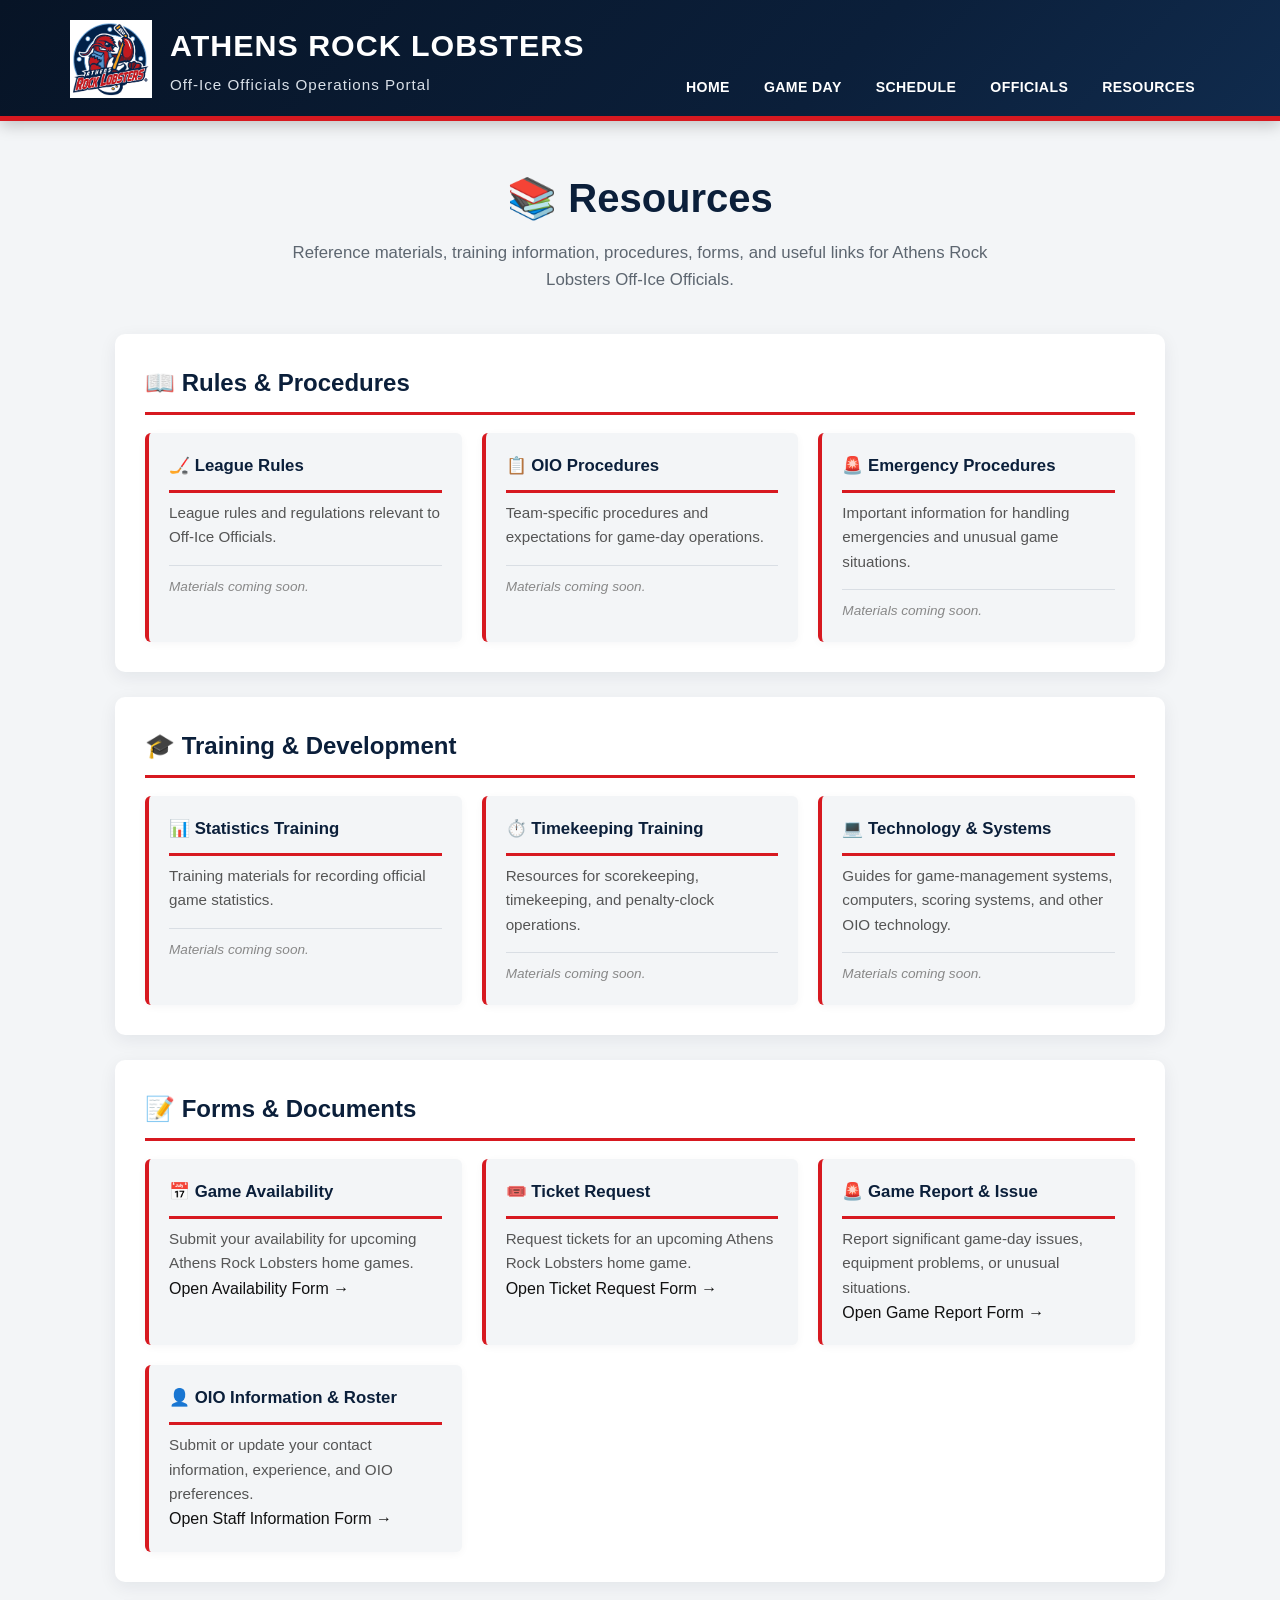
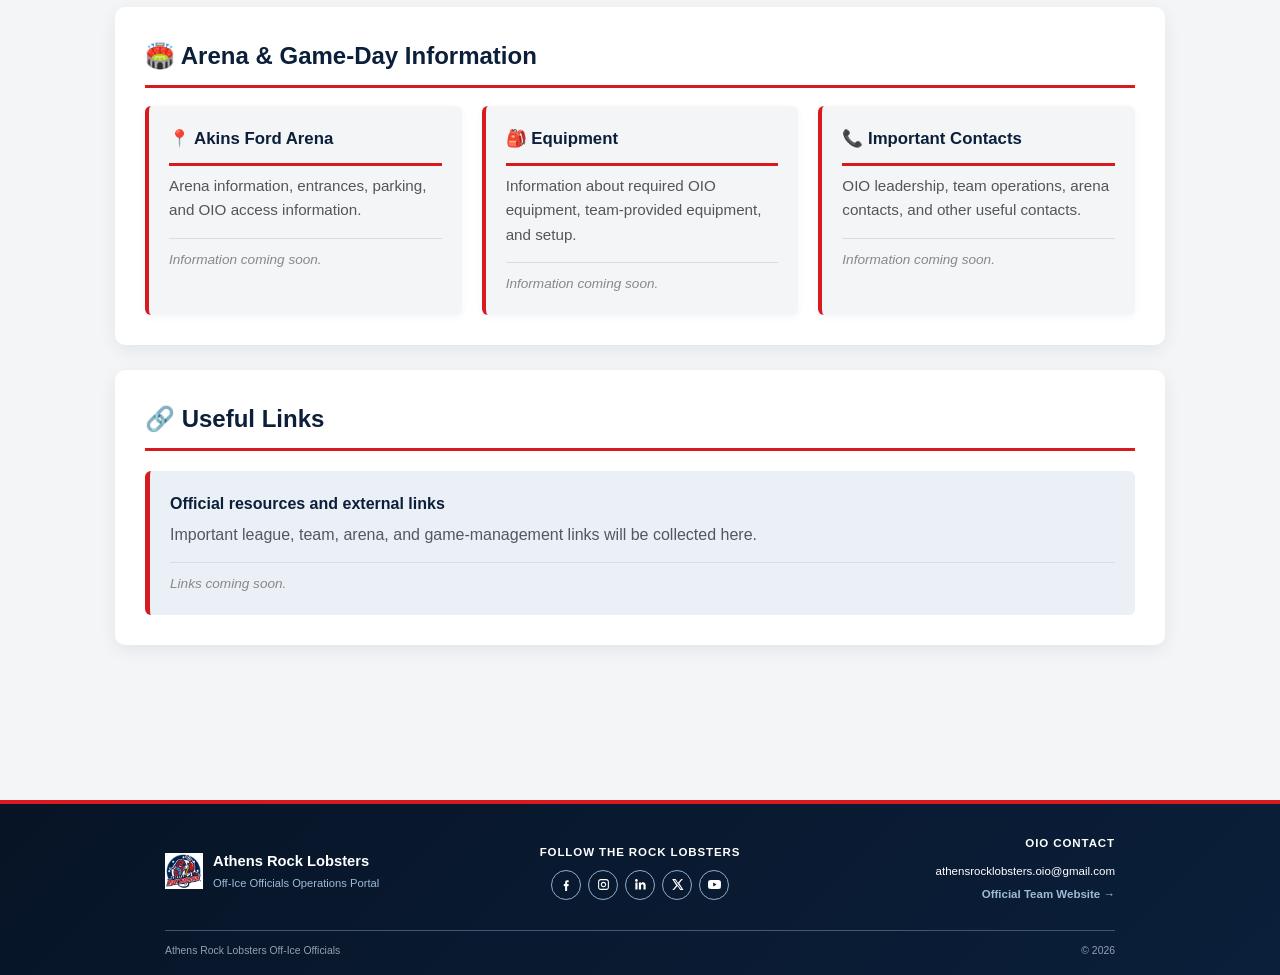
<file: resources.html>
<!DOCTYPE html>
<html lang="en">

<head>

    <meta charset="UTF-8">

    <meta name="viewport"
          content="width=device-width, initial-scale=1.0">

    <title>Resources | ARL Off-Ice Officials</title>

    <link rel="stylesheet"
          href="css/style.css">

</head>


<body>


<!-- =========================================
     HEADER
     ========================================= -->

<header class="site-header">

    <div class="header-content">

        <div class="brand">

            <img src="images/arl-logo.png"
                 alt="Athens Rock Lobsters logo"
                 class="arl-logo">

            <div class="brand-text">

                <h1>Athens Rock Lobsters</h1>

                <p>
                    Off-Ice Officials Operations Portal
                </p>

            </div>

        </div>


        <!-- NAVIGATION -->

        <nav class="main-nav">

            <a href="index.html">Home</a>

            <a href="game-day.html">Game Day</a>

            <a href="schedule.html">Schedule</a>

            <a href="officials.html">Officials</a>

            <a href="resources.html">Resources</a>

        </nav>

    </div>

</header>



<!-- =========================================
     MAIN CONTENT
     ========================================= -->

<main class="page-content">


    <!-- PAGE HEADER -->

    <section class="page-header">

        <h2>📚 Resources</h2>

        <p>
            Reference materials, training information,
            procedures, forms, and useful links for
            Athens Rock Lobsters Off-Ice Officials.
        </p>

    </section>



    <!-- =====================================
         RULES & PROCEDURES
         ===================================== -->

    <section class="info-section">

        <h3>📖 Rules &amp; Procedures</h3>

        <div class="info-grid">


            <div class="info-box">

                <h3>🏒 League Rules</h3>

                <p>
                    League rules and regulations
                    relevant to Off-Ice Officials.
                </p>

                <p class="resource-status">
                    Materials coming soon.
                </p>

            </div>


            <div class="info-box">

                <h3>📋 OIO Procedures</h3>

                <p>
                    Team-specific procedures and
                    expectations for game-day operations.
                </p>

                <p class="resource-status">
                    Materials coming soon.
                </p>

            </div>


            <div class="info-box">

                <h3>🚨 Emergency Procedures</h3>

                <p>
                    Important information for handling
                    emergencies and unusual game situations.
                </p>

                <p class="resource-status">
                    Materials coming soon.
                </p>

            </div>

        </div>

    </section>



    <!-- =====================================
         TRAINING
         ===================================== -->

    <section class="info-section">

        <h3>🎓 Training &amp; Development</h3>

        <div class="info-grid">


            <div class="info-box">

                <h3>📊 Statistics Training</h3>

                <p>
                    Training materials for recording
                    official game statistics.
                </p>

                <p class="resource-status">
                    Materials coming soon.
                </p>

            </div>


            <div class="info-box">

                <h3>⏱️ Timekeeping Training</h3>

                <p>
                    Resources for scorekeeping,
                    timekeeping, and penalty-clock operations.
                </p>

                <p class="resource-status">
                    Materials coming soon.
                </p>

            </div>


            <div class="info-box">

                <h3>💻 Technology &amp; Systems</h3>

                <p>
                    Guides for game-management systems,
                    computers, scoring systems, and other
                    OIO technology.
                </p>

                <p class="resource-status">
                    Materials coming soon.
                </p>

            </div>

        </div>

    </section>



    <!-- =====================================
         FORMS
         ===================================== -->

    <section class="info-section">

        <h3>📝 Forms &amp; Documents</h3>

        <div class="info-grid">


            <!-- GAME AVAILABILITY -->

            <div class="info-box">

                <h3>📅 Game Availability</h3>

                <p>
                    Submit your availability for upcoming
                    Athens Rock Lobsters home games.
                </p>

                <a href="https://docs.google.com/forms/d/e/1FAIpQLScgb1laIqR6e-zuuvhAwrbfoM3QNA9N1ttVXwkxqVyORB-8YA/viewform?usp=dialog"
                   target="_blank"
                   rel="noopener noreferrer"
                   class="resource-link">

                    Open Availability Form →

                </a>

            </div>


            <!-- TICKET REQUEST -->

            <div class="info-box">

                <h3>🎟️ Ticket Request</h3>

                <p>
                    Request tickets for an upcoming
                    Athens Rock Lobsters home game.
                </p>

                <a href="https://docs.google.com/forms/d/e/1FAIpQLSc_mqj2cFDE5TbW-zp8HCzuFXb-rdafPcQ7hsem6lfcJFsUdQ/viewform?usp=dialog"
                   target="_blank"
                   rel="noopener noreferrer"
                   class="resource-link">

                    Open Ticket Request Form →

                </a>

            </div>


            <!-- GAME REPORT -->

            <div class="info-box">

                <h3>🚨 Game Report &amp; Issue</h3>

                <p>
                    Report significant game-day issues,
                    equipment problems, or unusual situations.
                </p>

                <a href="https://docs.google.com/forms/d/e/1FAIpQLSf7LzEWk2wFXVm9wdRi3bwbuWa5Ewo0slOuDDEk7kNq38dQCw/viewform?usp=dialog"
                   target="_blank"
                   rel="noopener noreferrer"
                   class="resource-link">

                    Open Game Report Form →

                </a>

            </div>


            <!-- OIO INFORMATION -->

            <div class="info-box">

                <h3>👤 OIO Information &amp; Roster</h3>

                <p>
                    Submit or update your contact information,
                    experience, and OIO preferences.
                </p>

                <a href="https://docs.google.com/forms/d/e/1FAIpQLSeAOC3Bz6yhBsA2j4mEvVM0sXsyx7H4lLSbDVOmb4YxCq7PfA/viewform?usp=dialog"
                   target="_blank"
                   rel="noopener noreferrer"
                   class="resource-link">

                    Open Staff Information Form →

                </a>

            </div>

        </div>

    </section>



    <!-- =====================================
         ARENA & GAME DAY
         ===================================== -->

    <section class="info-section">

        <h3>🏟️ Arena &amp; Game-Day Information</h3>

        <div class="info-grid">


            <div class="info-box">

                <h3>📍 Akins Ford Arena</h3>

                <p>
                    Arena information, entrances,
                    parking, and OIO access information.
                </p>

                <p class="resource-status">
                    Information coming soon.
                </p>

            </div>


            <div class="info-box">

                <h3>🎒 Equipment</h3>

                <p>
                    Information about required OIO equipment,
                    team-provided equipment, and setup.
                </p>

                <p class="resource-status">
                    Information coming soon.
                </p>

            </div>


            <div class="info-box">

                <h3>📞 Important Contacts</h3>

                <p>
                    OIO leadership, team operations,
                    arena contacts, and other useful contacts.
                </p>

                <p class="resource-status">
                    Information coming soon.
                </p>

            </div>

        </div>

    </section>



    <!-- =====================================
         USEFUL LINKS
         ===================================== -->

    <section class="info-section">

        <h3>🔗 Useful Links</h3>

        <div class="important-box">

            <strong>
                Official resources and external links
            </strong>

            <p>
                Important league, team, arena, and
                game-management links will be collected here.
            </p>

            <p class="resource-status">
                Links coming soon.
            </p>

        </div>

    </section>



</main>



<!-- =========================================
     PROFESSIONAL FOOTER
     ========================================= -->

<footer class="site-footer">


    <div class="professional-footer">


        <!-- FOOTER BRAND -->

        <div class="footer-brand-block">

            <img src="images/arl-logo.png"
                 alt="Athens Rock Lobsters logo"
                 class="footer-logo">

            <div>

                <h3>
                    Athens Rock Lobsters
                </h3>

                <p>
                    Off-Ice Officials Operations Portal
                </p>

            </div>

        </div>



        <!-- SOCIAL MEDIA -->

        <div class="footer-social-block">

            <h4>
                Follow the Rock Lobsters
            </h4>


            <div class="footer-social-icons">


                <!-- FACEBOOK -->

                <a href="https://www.facebook.com/rocklobsterhockey/"
                   target="_blank"
                   rel="noopener noreferrer"
                   aria-label="Facebook"
                   class="social-icon">

                    <svg viewBox="0 0 24 24"
                         aria-hidden="true">

                        <path d="M13.5 8H16V4.5C15.57 4.44 14.59 4.36 13.45 4.36C11.07 4.36 9.44 5.81 9.44 8.49V11H7V15H9.44V24H13.1V15H15.63L16.03 11H13.1V8.72C13.1 7.65 13.39 8 13.5 8Z"/>

                    </svg>

                </a>



                <!-- INSTAGRAM -->

                <a href="https://www.instagram.com/athensrocklobsters/"
                   target="_blank"
                   rel="noopener noreferrer"
                   aria-label="Instagram"
                   class="social-icon">

                    <svg viewBox="0 0 24 24"
                         aria-hidden="true">

                        <path d="M7 2H17C19.76 2 22 4.24 22 7V17C22 19.76 19.76 22 17 22H7C4.24 22 2 19.76 2 17V7C2 4.24 4.24 2 7 2ZM7 4C5.34 4 4 5.34 4 7V17C4 18.66 5.34 20 7 20H17C18.66 20 20 18.66 20 17V7C20 5.34 18.66 4 17 4H7ZM12 7C14.76 7 17 9.24 17 12C17 14.76 14.76 17 12 17C9.24 17 7 14.76 7 12C7 9.24 9.24 7 12 7ZM12 9C10.34 9 9 10.34 9 12C9 13.66 10.34 15 12 15C13.66 15 15 13.66 15 12C15 10.34 13.66 9 12 9Z"/>

                    </svg>

                </a>



                <!-- LINKEDIN -->

                <a href="https://www.linkedin.com/company/athens-rock-lobsters/"
                   target="_blank"
                   rel="noopener noreferrer"
                   aria-label="LinkedIn"
                   class="social-icon">

                    <svg viewBox="0 0 24 24"
                         aria-hidden="true">

                        <path d="M6.5 8.25H2.5V21H6.5V8.25ZM4.5 2C3.12 2 2 3.12 2 4.5C2 5.88 3.12 7 4.5 7C5.88 7 7 5.88 7 4.5C7 3.12 5.88 2 4.5 2ZM21.5 13.67C21.5 9.83 19.45 8 16.72 8C14.51 8 13.52 9.21 13 10.06V8.25H9V21H13V14.69C13 13.03 13.31 11.42 15.4 11.42C17.46 11.42 17.5 13.32 17.5 14.81V21H21.5V13.67Z"/>

                    </svg>

                </a>



                <!-- X -->

                <a href="https://x.com/AthensRockLobsters"
                   target="_blank"
                   rel="noopener noreferrer"
                   aria-label="X"
                   class="social-icon">

                    <svg viewBox="0 0 24 24"
                         aria-hidden="true">

                        <path d="M18.9 2H22L15.2 9.76L23.2 22H16.94L12.04 14.58L5.54 22H2.43L9.72 13.68L2.05 2H8.47L12.9 8.78L18.9 2ZM17.8 20H19.53L7.53 4H5.68L17.8 20Z"/>

                    </svg>

                </a>



                <!-- YOUTUBE -->

                <a href="https://www.youtube.com/@AthensRockLobsters"
                   target="_blank"
                   rel="noopener noreferrer"
                   aria-label="YouTube"
                   class="social-icon">

                    <svg viewBox="0 0 24 24"
                         aria-hidden="true">

                        <path d="M23.5 6.2C23.23 5.2 22.44 4.41 21.44 4.14C19.63 3.65 12 3.65 12 3.65C12 3.65 4.37 3.65 2.56 4.14C1.56 4.41 0.77 5.2 0.5 6.2C0 8.01 0 12 0 12C0 12 0 15.99 0.5 17.8C0.77 18.8 1.56 19.59 2.56 19.86C4.37 19.59 4.37 20.35 12 20.35C12 20.35 19.63 20.35 21.44 19.86C22.44 19.59 23.23 18.8 23.5 17.8C24 15.99 24 12 24 12C24 12 24 8.01 23.5 6.2ZM9.55 15.72V8.28L15.91 12L9.55 15.72Z"/>

                    </svg>

                </a>


            </div>

        </div>



        <!-- OIO CONTACT -->

        <div class="footer-contact-block">

            <h4>
                OIO Contact
            </h4>

            <a href="mailto:athensrocklobsters.oio@gmail.com">

                athensrocklobsters.oio@gmail.com

            </a>

            <a href="https://rocklobstershockey.com/"
               target="_blank"
               rel="noopener noreferrer"
               class="official-site-link">

                Official Team Website →

            </a>

        </div>


    </div>



    <!-- FOOTER BOTTOM -->

    <div class="footer-bottom">

        <span>
            Athens Rock Lobsters Off-Ice Officials
        </span>

        <span>
            © 2026
        </span>

    </div>


</footer>


</body>

</html>
</file>
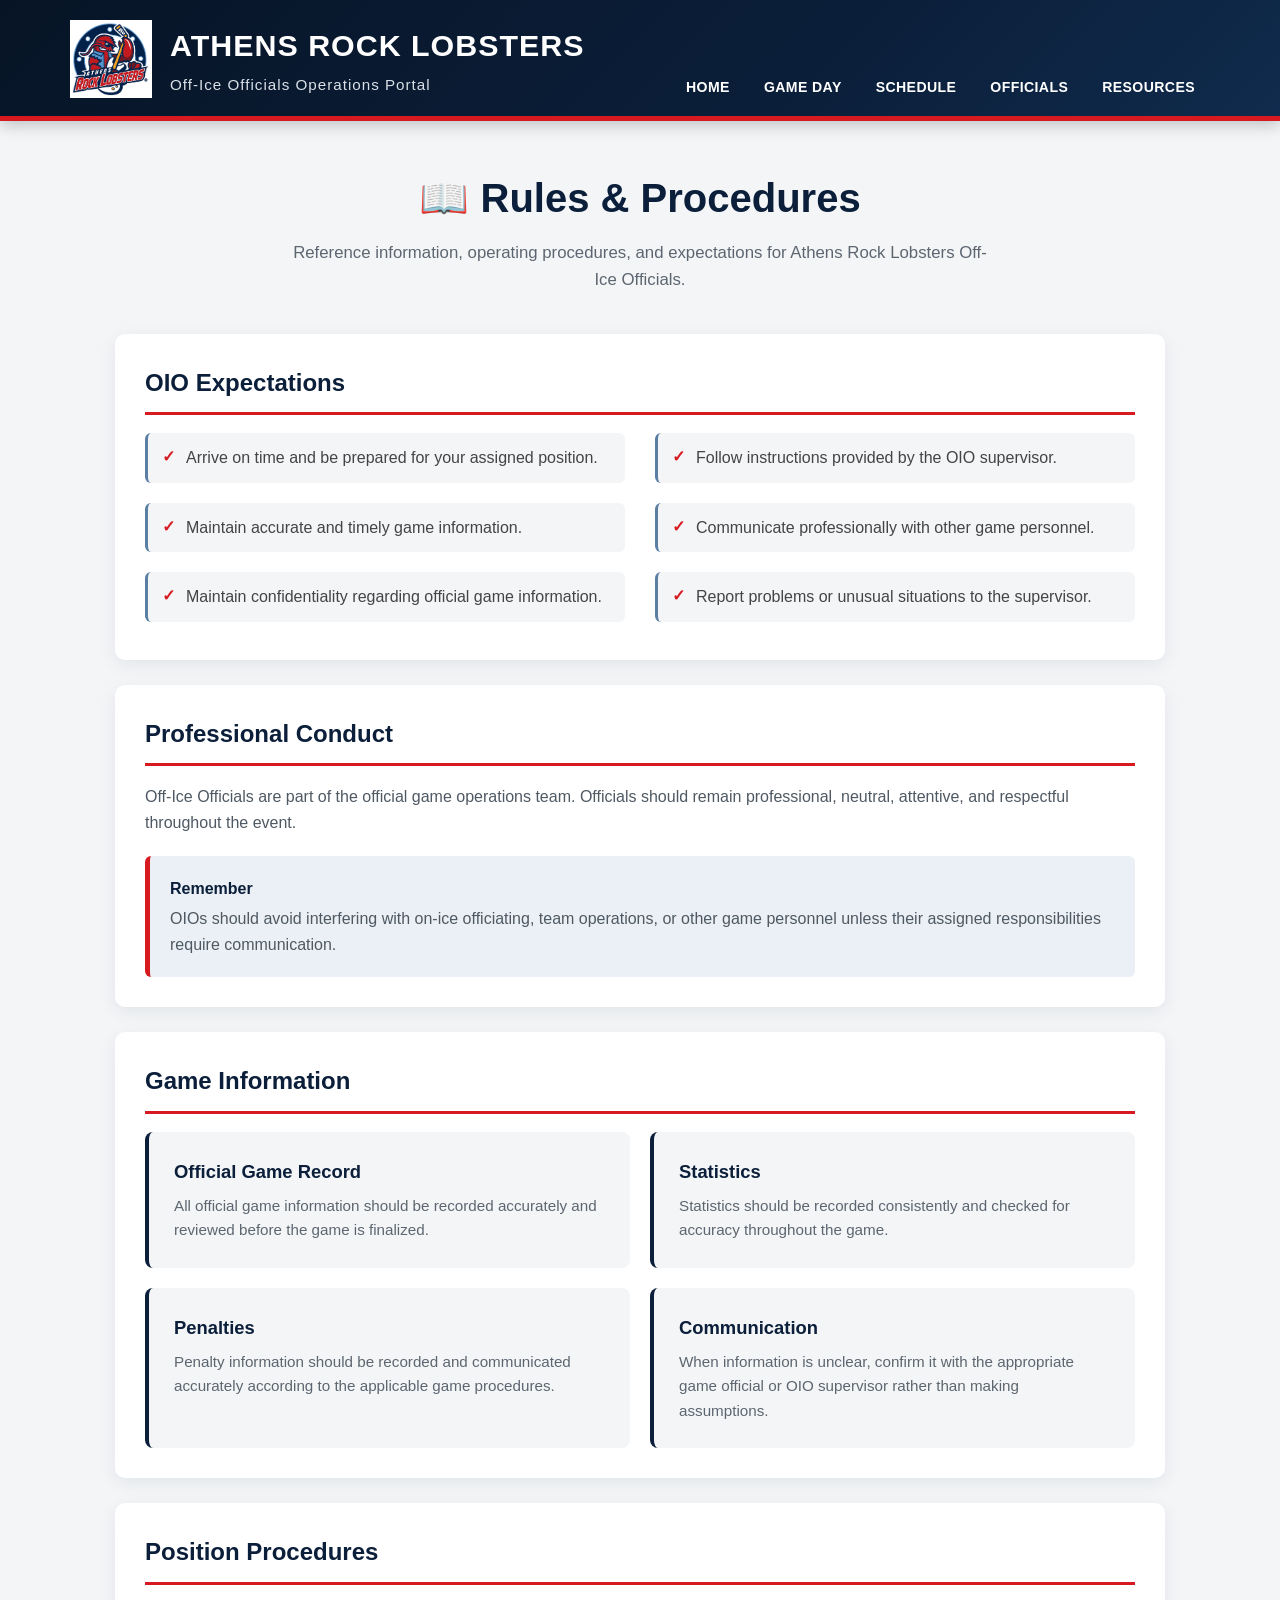
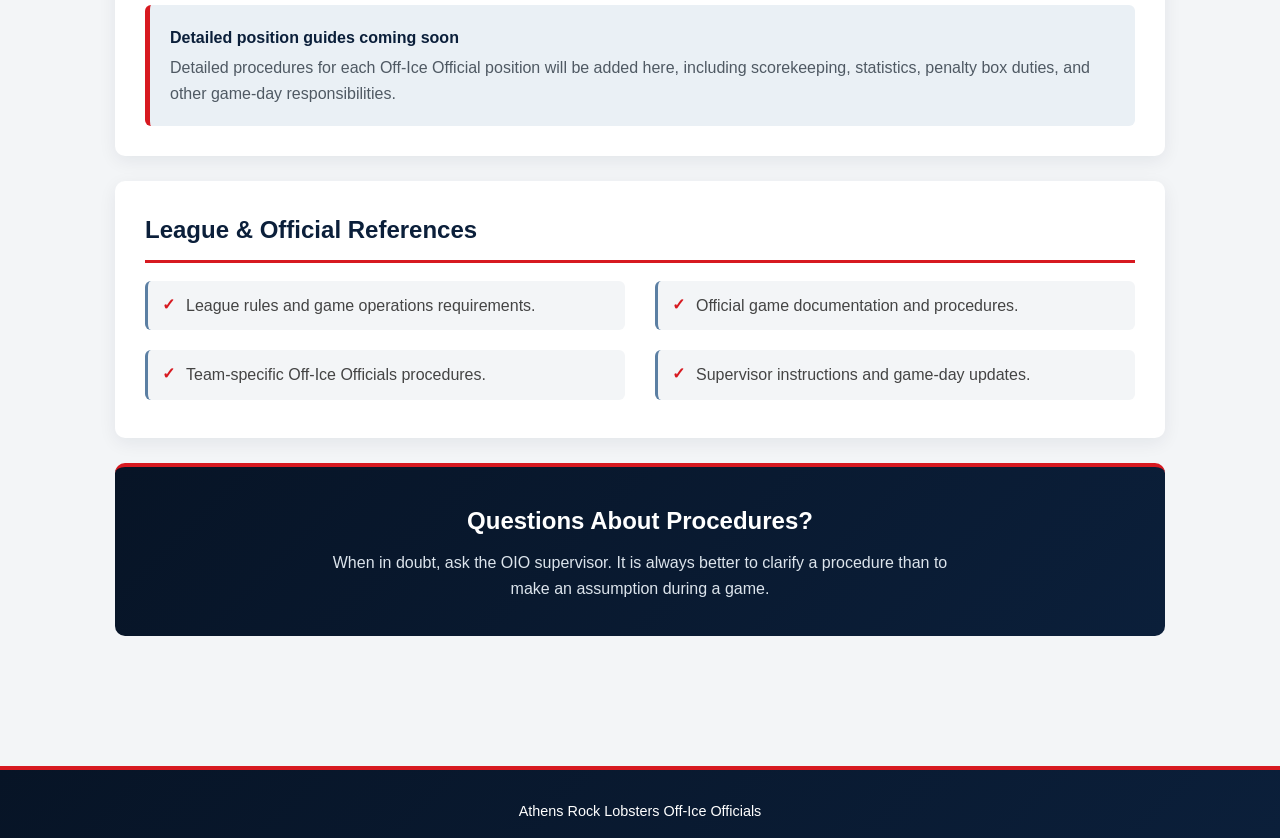
<file: rules.html>
<!DOCTYPE html>
<html lang="en">

<head>

    <meta charset="UTF-8">

    <meta name="viewport"
          content="width=device-width, initial-scale=1.0">

    <title>Rules & Procedures | ARL Off-Ice Officials</title>

    <link rel="stylesheet"
          href="css/style.css">

</head>


<body>

    <!-- HEADER -->

    <header class="site-header">

        <div class="header-content">

            <div class="brand">

                <img src="images/arl-logo.png"
                     alt="Athens Rock Lobsters logo"
                     class="arl-logo">

                <div class="brand-text">

                    <h1>Athens Rock Lobsters</h1>

                    <p>
                        Off-Ice Officials Operations Portal
                    </p>

                </div>

            </div>


            <!-- NAVIGATION -->

            <nav class="main-nav">

                <a href="index.html">
                    Home
                </a>

                <a href="game-day.html">
                    Game Day
                </a>

                <a href="schedule.html">
                    Schedule
                </a>

                <a href="officials.html">
                    Officials
                </a>

                <a href="resources.html">
                    Resources
                </a>

            </nav>

        </div>

    </header>


    <!-- PAGE CONTENT -->

    <main class="page-content">


        <!-- PAGE HEADER -->

        <section class="page-header">

            <h2>📖 Rules & Procedures</h2>

            <p>
                Reference information, operating procedures,
                and expectations for Athens Rock Lobsters
                Off-Ice Officials.
            </p>

        </section>


        <!-- GENERAL EXPECTATIONS -->

        <section class="info-section">

            <h3>OIO Expectations</h3>

            <ul class="checklist">

                <li>
                    Arrive on time and be prepared for your assigned position.
                </li>

                <li>
                    Follow instructions provided by the OIO supervisor.
                </li>

                <li>
                    Maintain accurate and timely game information.
                </li>

                <li>
                    Communicate professionally with other game personnel.
                </li>

                <li>
                    Maintain confidentiality regarding official game information.
                </li>

                <li>
                    Report problems or unusual situations to the supervisor.
                </li>

            </ul>

        </section>


        <!-- PROFESSIONAL CONDUCT -->

        <section class="info-section">

            <h3>Professional Conduct</h3>

            <p>
                Off-Ice Officials are part of the official game
                operations team. Officials should remain professional,
                neutral, attentive, and respectful throughout the
                event.
            </p>

            <div class="important-box">

                <strong>
                    Remember
                </strong>

                <p>
                    OIOs should avoid interfering with on-ice
                    officiating, team operations, or other game
                    personnel unless their assigned responsibilities
                    require communication.
                </p>

            </div>

        </section>


        <!-- GAME INFORMATION -->

        <section class="info-section">

            <h3>Game Information</h3>

            <div class="position-grid">


                <div class="position-card">

                    <h4>Official Game Record</h4>

                    <p>
                        All official game information should be
                        recorded accurately and reviewed before
                        the game is finalized.
                    </p>

                </div>


                <div class="position-card">

                    <h4>Statistics</h4>

                    <p>
                        Statistics should be recorded consistently
                        and checked for accuracy throughout the game.
                    </p>

                </div>


                <div class="position-card">

                    <h4>Penalties</h4>

                    <p>
                        Penalty information should be recorded and
                        communicated accurately according to the
                        applicable game procedures.
                    </p>

                </div>


                <div class="position-card">

                    <h4>Communication</h4>

                    <p>
                        When information is unclear, confirm it with
                        the appropriate game official or OIO supervisor
                        rather than making assumptions.
                    </p>

                </div>

            </div>

        </section>


        <!-- POSITION PROCEDURES -->

        <section class="info-section">

            <h3>Position Procedures</h3>

            <div class="important-box">

                <strong>
                    Detailed position guides coming soon
                </strong>

                <p>
                    Detailed procedures for each Off-Ice Official
                    position will be added here, including
                    scorekeeping, statistics, penalty box duties,
                    and other game-day responsibilities.
                </p>

            </div>

        </section>


        <!-- LEAGUE REFERENCES -->

        <section class="info-section">

            <h3>League & Official References</h3>

            <ul class="checklist">

                <li>
                    League rules and game operations requirements.
                </li>

                <li>
                    Official game documentation and procedures.
                </li>

                <li>
                    Team-specific Off-Ice Officials procedures.
                </li>

                <li>
                    Supervisor instructions and game-day updates.
                </li>

            </ul>

        </section>


        <!-- CONTACT -->

        <section class="contact-box">

            <h3>Questions About Procedures?</h3>

            <p>
                When in doubt, ask the OIO supervisor.
                It is always better to clarify a procedure
                than to make an assumption during a game.
            </p>

        </section>


    </main>


    <!-- FOOTER -->

    <footer class="site-footer">

        <p>
            Athens Rock Lobsters Off-Ice Officials
        </p>

    </footer>


</body>

</html>
</file>
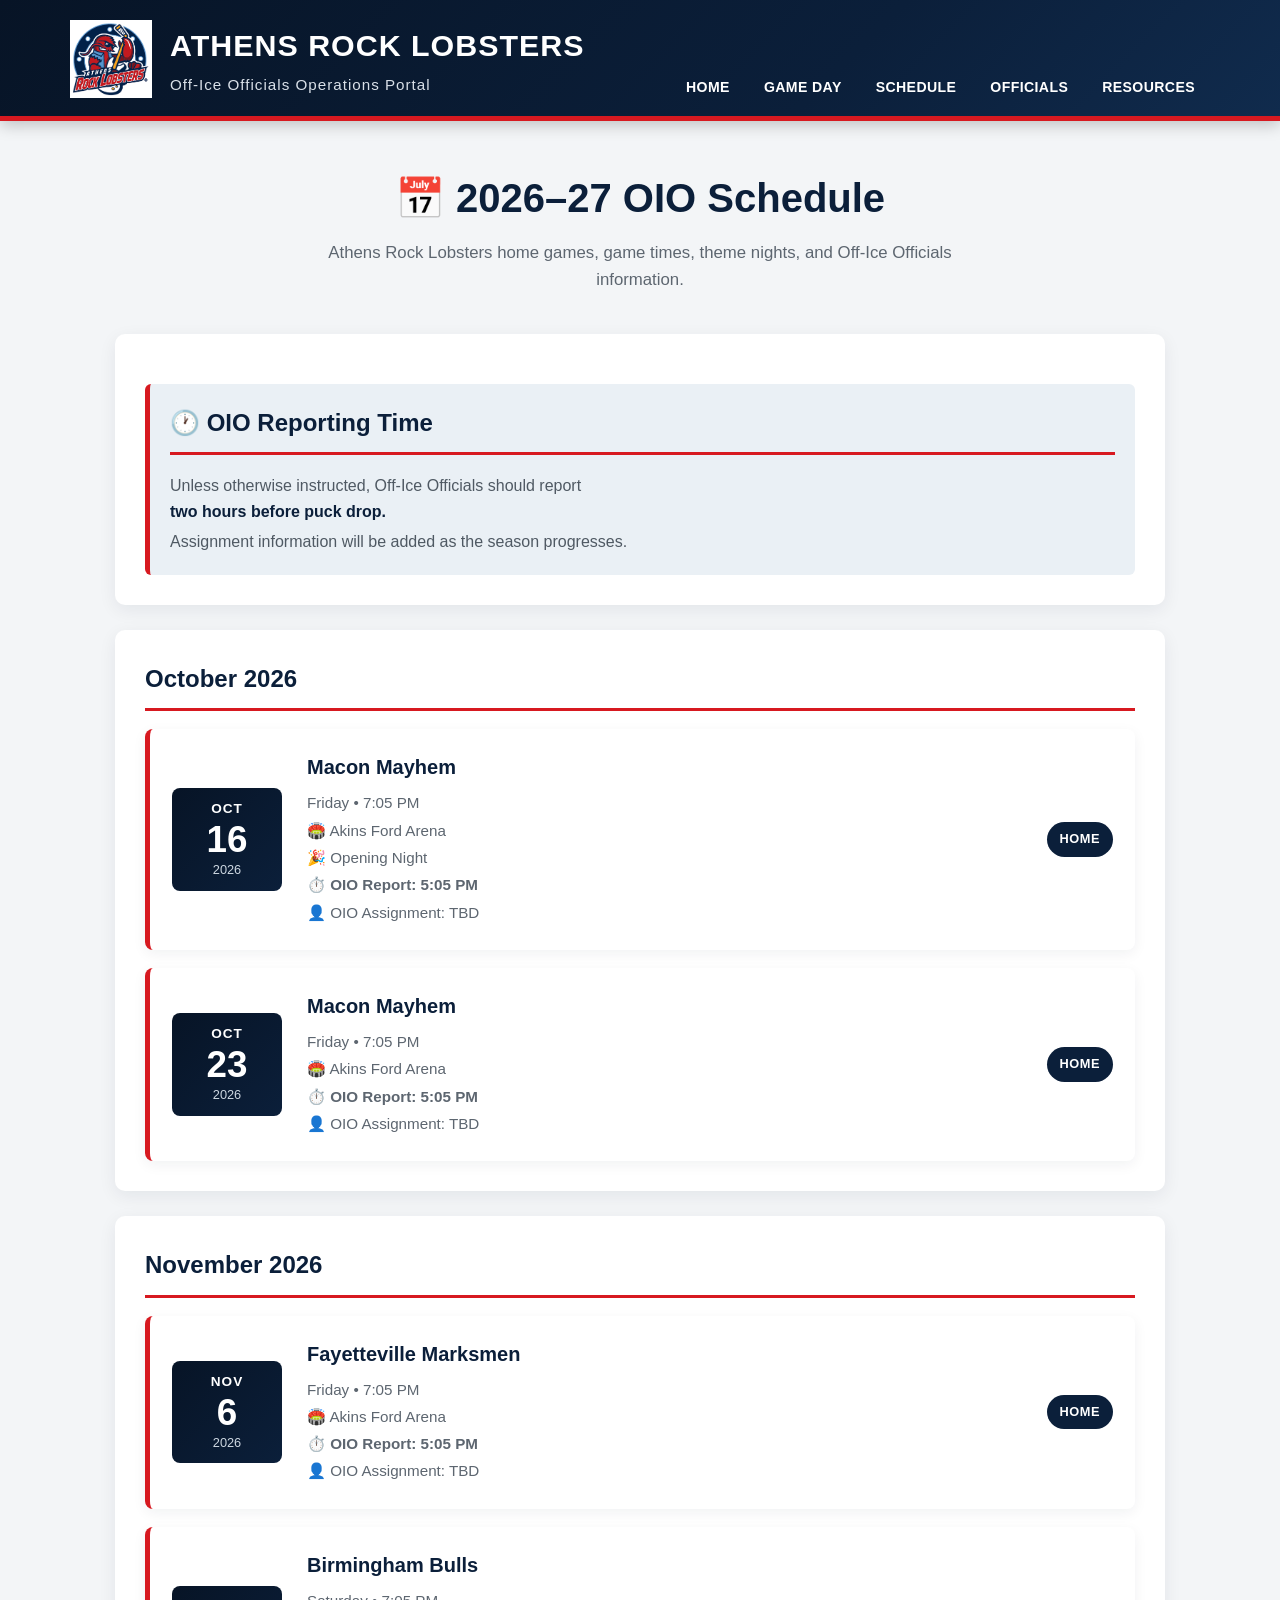
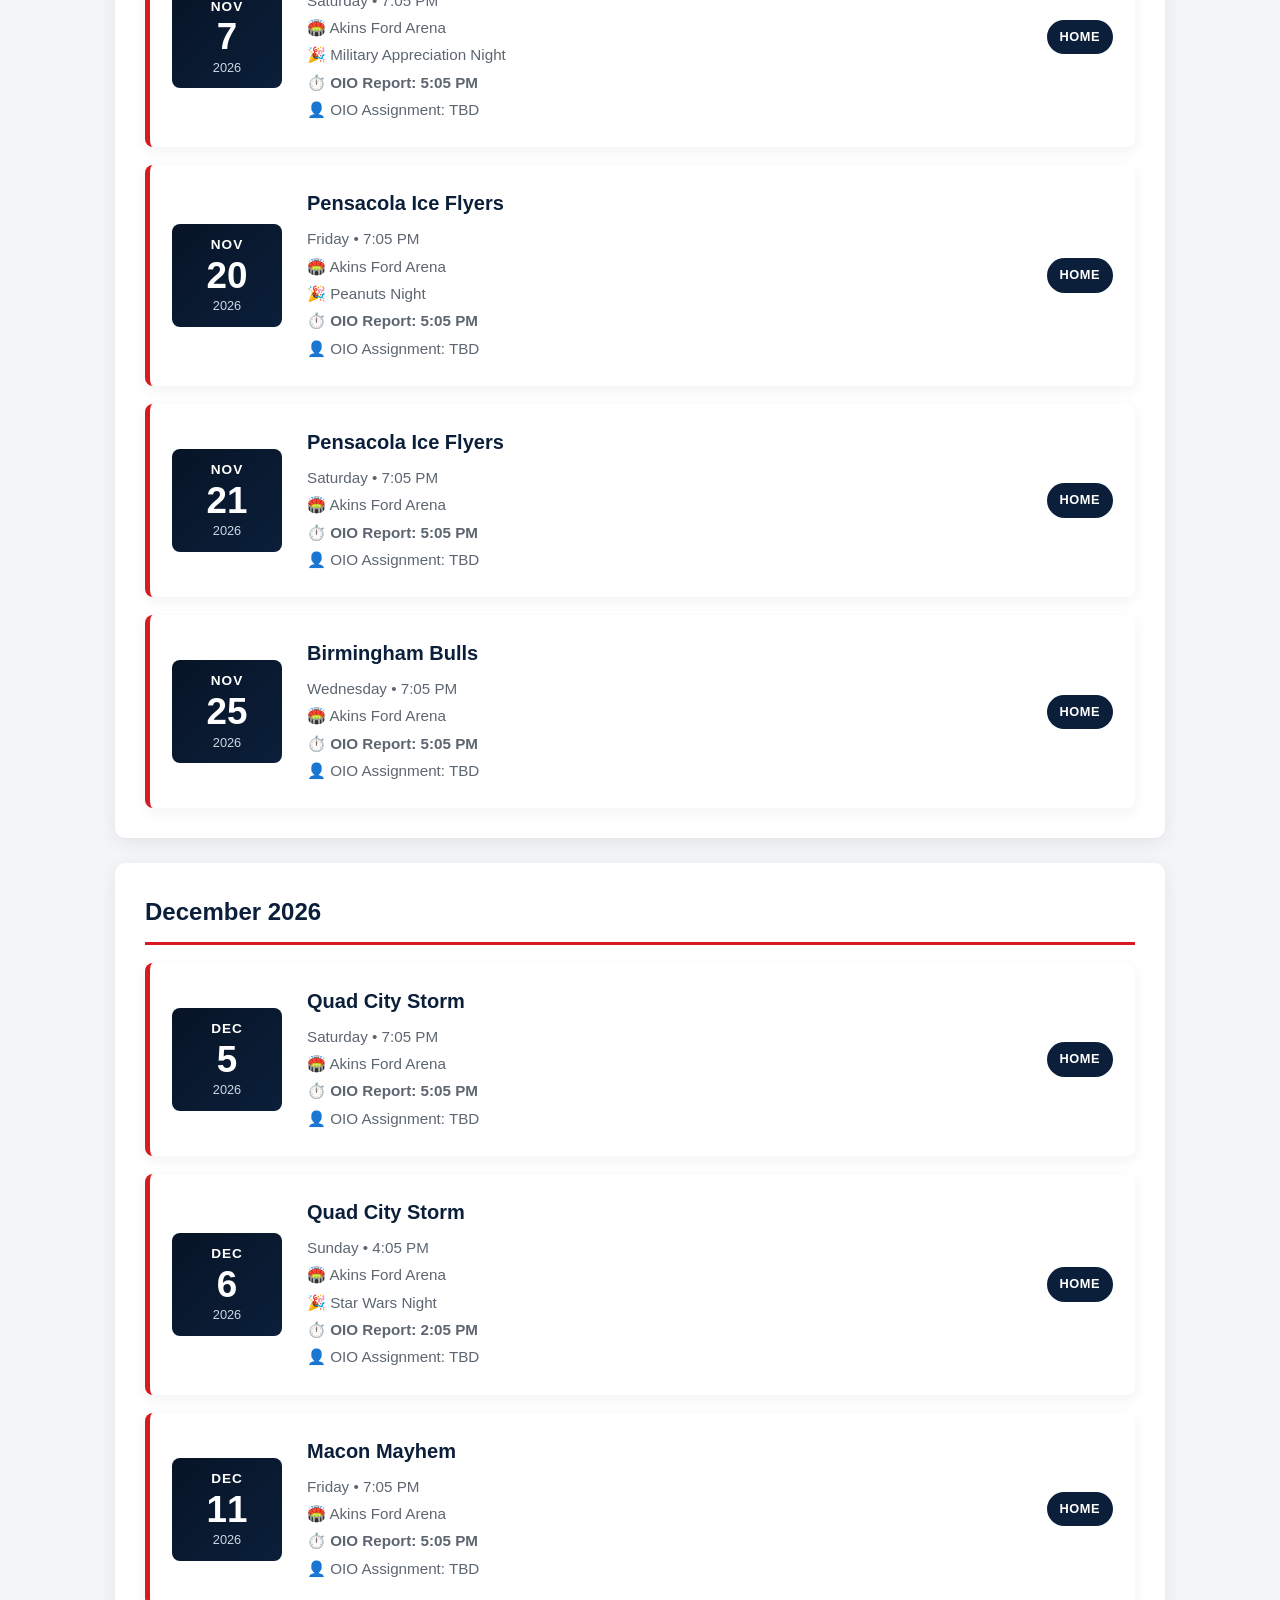
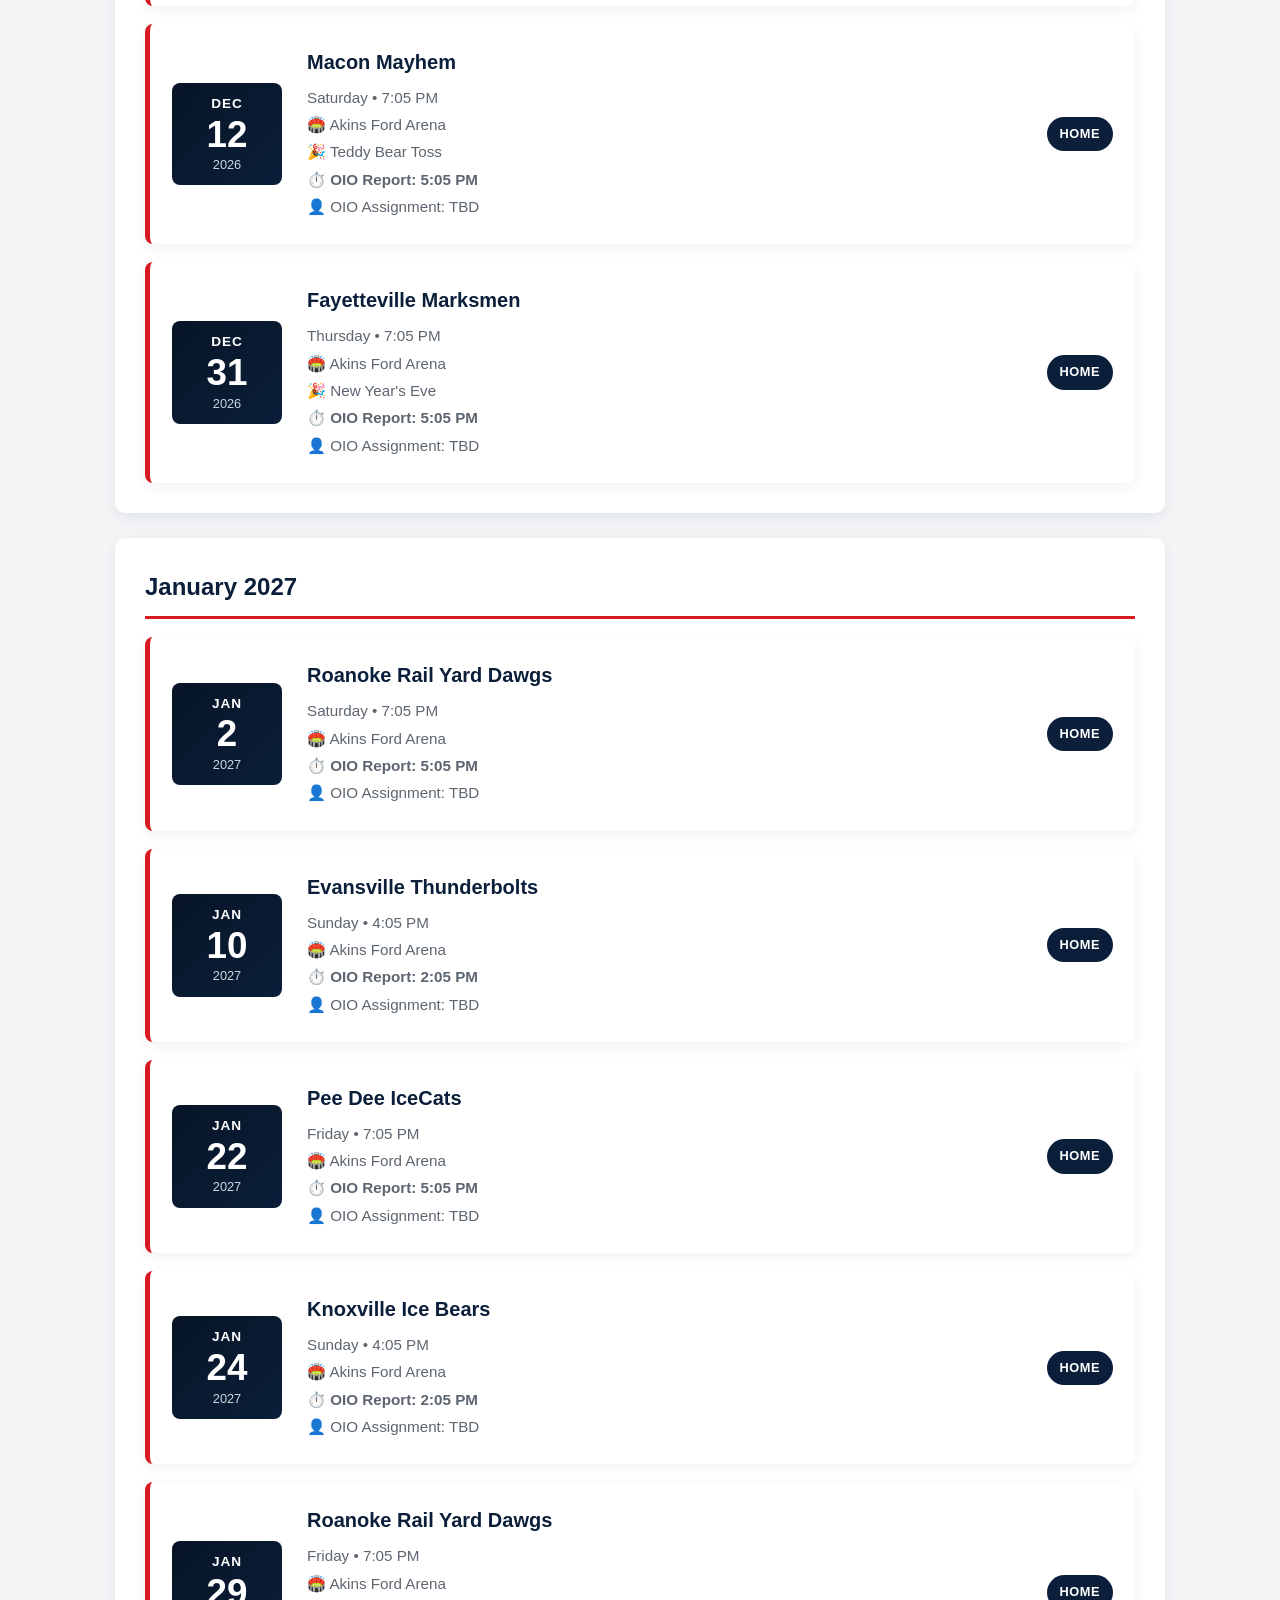
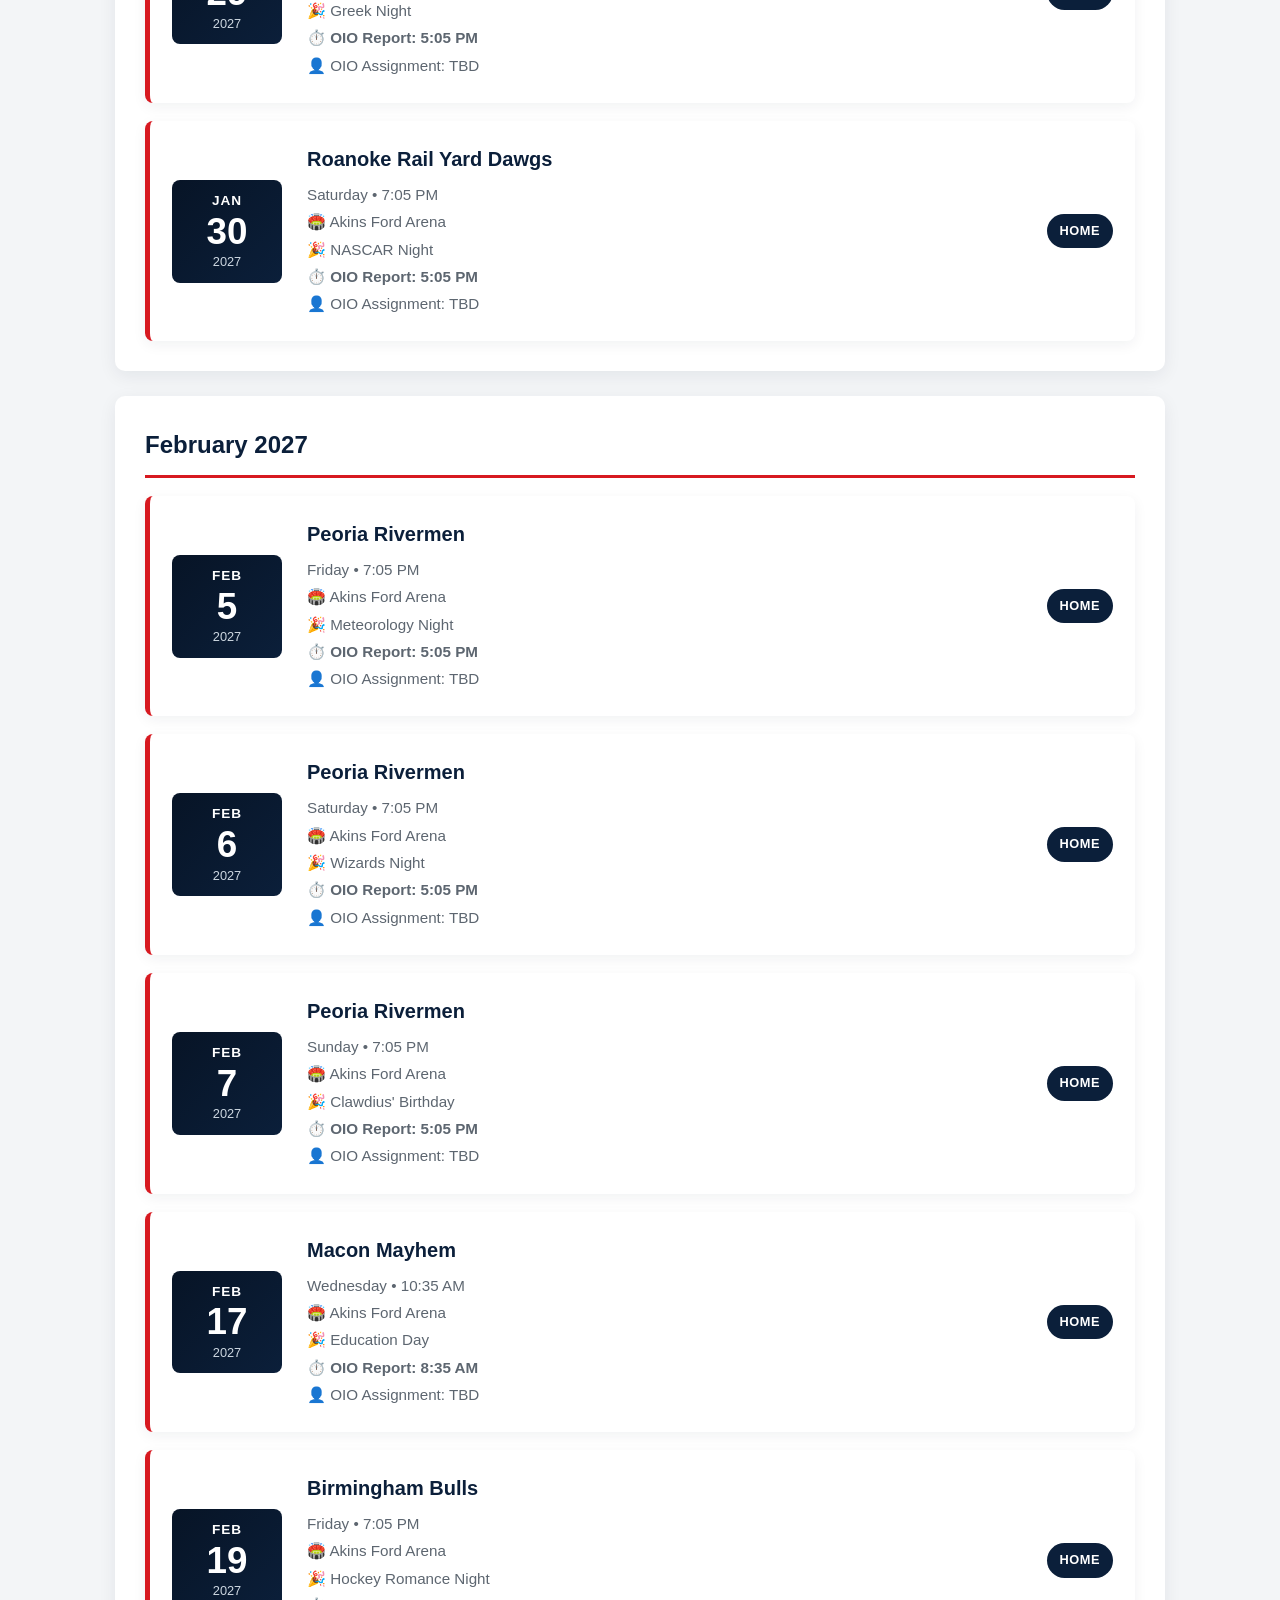
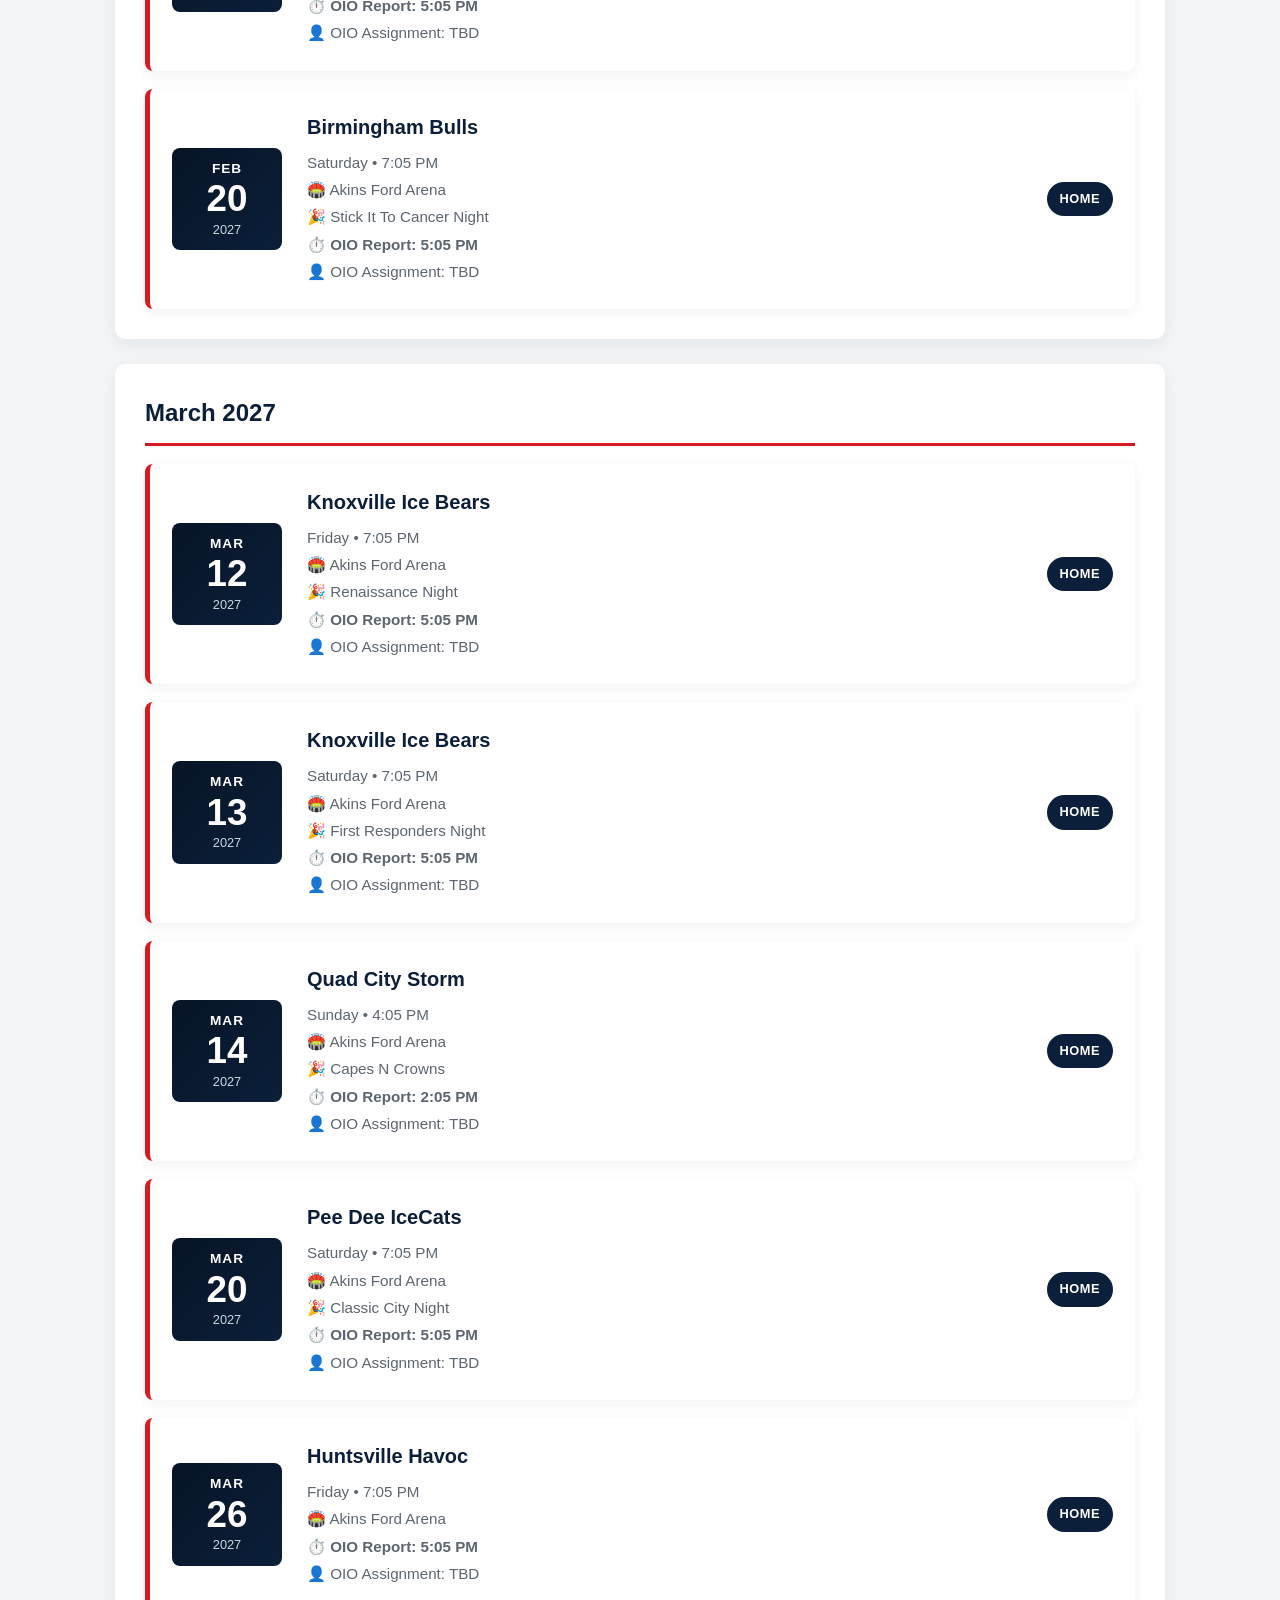
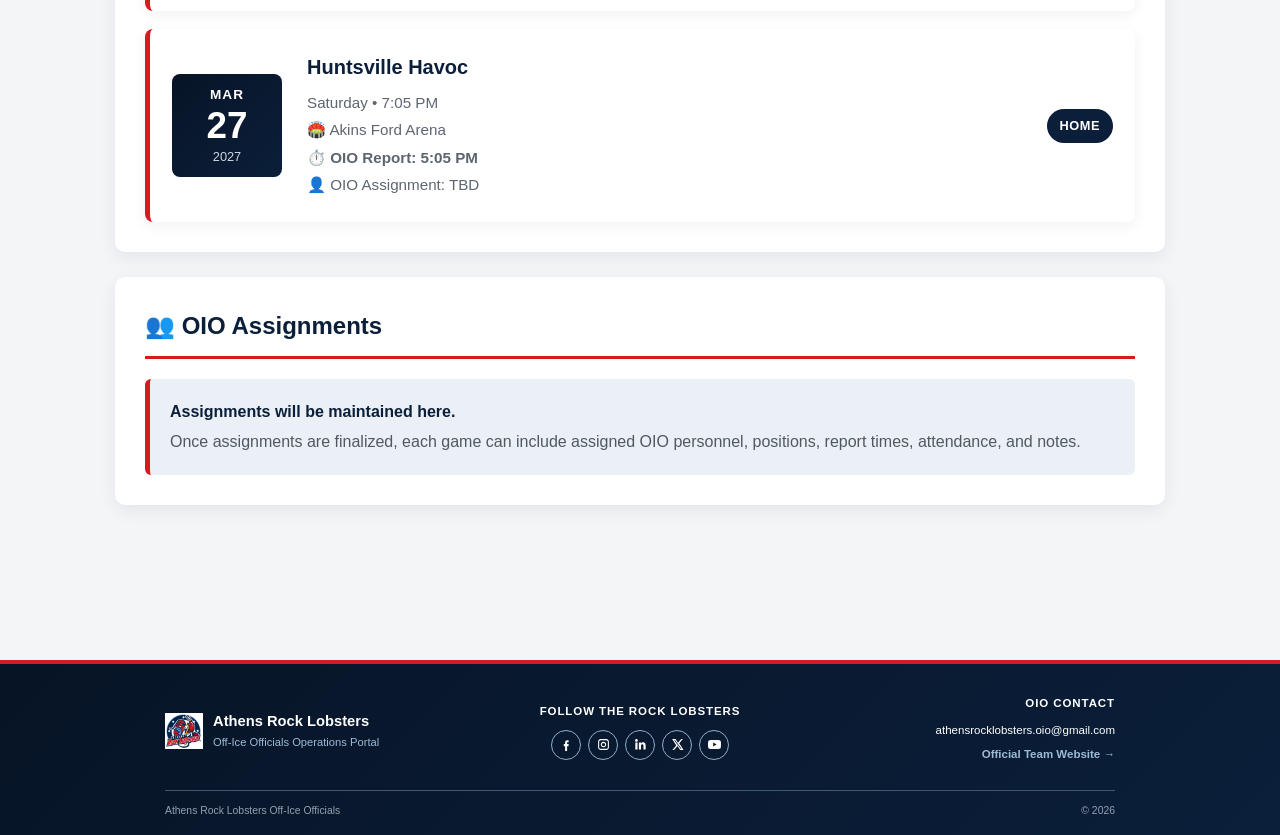
<file: schedule.html>
<!DOCTYPE html>

<html lang="en">

<head>

<meta charset="UTF-8">

<meta name="viewport"
      content="width=device-width, initial-scale=1.0">

<title>Schedule | ARL Off-Ice Officials</title>

<link rel="stylesheet"
      href="css/style.css">

</head>

<body>


<!-- =========================================
     HEADER
     ========================================= -->

<header class="site-header">

    <div class="header-content">

        <div class="brand">

            <img src="images/arl-logo.png"
                 alt="Athens Rock Lobsters logo"
                 class="arl-logo">

            <div class="brand-text">

                <h1>Athens Rock Lobsters</h1>

                <p>
                    Off-Ice Officials Operations Portal
                </p>

            </div>

        </div>


        <nav class="main-nav">

            <a href="index.html">Home</a>

            <a href="game-day.html">Game Day</a>

            <a href="schedule.html">Schedule</a>

            <a href="officials.html">Officials</a>

            <a href="resources.html">Resources</a>

        </nav>

    </div>

</header>



<!-- =========================================
     MAIN CONTENT
     ========================================= -->

<main class="page-content">


<!-- PAGE HEADER -->

<section class="page-header">

    <h2>📅 2026–27 OIO Schedule</h2>

    <p>
        Athens Rock Lobsters home games,
        game times, theme nights, and
        Off-Ice Officials information.
    </p>

</section>



<!-- =====================================
     QUICK INFO
     ===================================== -->

<section class="info-section">

    <div class="important-box">

        <h3>🕐 OIO Reporting Time</h3>

        <p>
            Unless otherwise instructed, Off-Ice Officials should report
            <strong>two hours before puck drop.</strong>
        </p>

        <p>
            Assignment information will be added as the season progresses.
        </p>

    </div>

</section>



<!-- =====================================
     OCTOBER
     ===================================== -->

<section class="info-section">

    <h3>October 2026</h3>

    <div class="schedule-list">


        <div class="game-card">

            <div class="game-date">

                <span class="month">OCT</span>

                <span class="day">16</span>

                <span class="year">2026</span>

            </div>


            <div class="game-details">

                <h4>Macon Mayhem</h4>

                <p>Friday • 7:05 PM</p>

                <p>🏟️ Akins Ford Arena</p>

                <p>🎉 Opening Night</p>

                <p>
                    ⏱️ <strong>OIO Report: 5:05 PM</strong>
                </p>

                <p>
                    👤 OIO Assignment: TBD
                </p>

            </div>


            <div class="game-status">

                <span>HOME</span>

            </div>

        </div>



        <div class="game-card">

            <div class="game-date">

                <span class="month">OCT</span>

                <span class="day">23</span>

                <span class="year">2026</span>

            </div>


            <div class="game-details">

                <h4>Macon Mayhem</h4>

                <p>Friday • 7:05 PM</p>

                <p>🏟️ Akins Ford Arena</p>

                <p>
                    ⏱️ <strong>OIO Report: 5:05 PM</strong>
                </p>

                <p>
                    👤 OIO Assignment: TBD
                </p>

            </div>


            <div class="game-status">

                <span>HOME</span>

            </div>

        </div>

    </div>

</section>



<!-- =====================================
     NOVEMBER
     ===================================== -->

<section class="info-section">

    <h3>November 2026</h3>

    <div class="schedule-list">


        <div class="game-card">

            <div class="game-date">

                <span class="month">NOV</span>

                <span class="day">6</span>

                <span class="year">2026</span>

            </div>


            <div class="game-details">

                <h4>Fayetteville Marksmen</h4>

                <p>Friday • 7:05 PM</p>

                <p>🏟️ Akins Ford Arena</p>

                <p>
                    ⏱️ <strong>OIO Report: 5:05 PM</strong>
                </p>

                <p>👤 OIO Assignment: TBD</p>

            </div>


            <div class="game-status">

                <span>HOME</span>

            </div>

        </div>



        <div class="game-card">

            <div class="game-date">

                <span class="month">NOV</span>

                <span class="day">7</span>

                <span class="year">2026</span>

            </div>


            <div class="game-details">

                <h4>Birmingham Bulls</h4>

                <p>Saturday • 7:05 PM</p>

                <p>🏟️ Akins Ford Arena</p>

                <p>🎉 Military Appreciation Night</p>

                <p>
                    ⏱️ <strong>OIO Report: 5:05 PM</strong>
                </p>

                <p>👤 OIO Assignment: TBD</p>

            </div>


            <div class="game-status">

                <span>HOME</span>

            </div>

        </div>



        <div class="game-card">

            <div class="game-date">

                <span class="month">NOV</span>

                <span class="day">20</span>

                <span class="year">2026</span>

            </div>


            <div class="game-details">

                <h4>Pensacola Ice Flyers</h4>

                <p>Friday • 7:05 PM</p>

                <p>🏟️ Akins Ford Arena</p>

                <p>🎉 Peanuts Night</p>

                <p>
                    ⏱️ <strong>OIO Report: 5:05 PM</strong>
                </p>

                <p>👤 OIO Assignment: TBD</p>

            </div>


            <div class="game-status">

                <span>HOME</span>

            </div>

        </div>



        <div class="game-card">

            <div class="game-date">

                <span class="month">NOV</span>

                <span class="day">21</span>

                <span class="year">2026</span>

            </div>


            <div class="game-details">

                <h4>Pensacola Ice Flyers</h4>

                <p>Saturday • 7:05 PM</p>

                <p>🏟️ Akins Ford Arena</p>

                <p>
                    ⏱️ <strong>OIO Report: 5:05 PM</strong>
                </p>

                <p>👤 OIO Assignment: TBD</p>

            </div>


            <div class="game-status">

                <span>HOME</span>

            </div>

        </div>



        <div class="game-card">

            <div class="game-date">

                <span class="month">NOV</span>

                <span class="day">25</span>

                <span class="year">2026</span>

            </div>


            <div class="game-details">

                <h4>Birmingham Bulls</h4>

                <p>Wednesday • 7:05 PM</p>

                <p>🏟️ Akins Ford Arena</p>

                <p>
                    ⏱️ <strong>OIO Report: 5:05 PM</strong>
                </p>

                <p>👤 OIO Assignment: TBD</p>

            </div>


            <div class="game-status">

                <span>HOME</span>

            </div>

        </div>

    </div>

</section>



<!-- =====================================
     DECEMBER
     ===================================== -->

<section class="info-section">

    <h3>December 2026</h3>

    <div class="schedule-list">


        <div class="game-card">

            <div class="game-date">

                <span class="month">DEC</span>

                <span class="day">5</span>

                <span class="year">2026</span>

            </div>


            <div class="game-details">

                <h4>Quad City Storm</h4>

                <p>Saturday • 7:05 PM</p>

                <p>🏟️ Akins Ford Arena</p>

                <p>
                    ⏱️ <strong>OIO Report: 5:05 PM</strong>
                </p>

                <p>👤 OIO Assignment: TBD</p>

            </div>


            <div class="game-status">

                <span>HOME</span>

            </div>

        </div>



        <div class="game-card">

            <div class="game-date">

                <span class="month">DEC</span>

                <span class="day">6</span>

                <span class="year">2026</span>

            </div>


            <div class="game-details">

                <h4>Quad City Storm</h4>

                <p>Sunday • 4:05 PM</p>

                <p>🏟️ Akins Ford Arena</p>

                <p>🎉 Star Wars Night</p>

                <p>
                    ⏱️ <strong>OIO Report: 2:05 PM</strong>
                </p>

                <p>👤 OIO Assignment: TBD</p>

            </div>


            <div class="game-status">

                <span>HOME</span>

            </div>

        </div>



        <div class="game-card">

            <div class="game-date">

                <span class="month">DEC</span>

                <span class="day">11</span>

                <span class="year">2026</span>

            </div>


            <div class="game-details">

                <h4>Macon Mayhem</h4>

                <p>Friday • 7:05 PM</p>

                <p>🏟️ Akins Ford Arena</p>

                <p>
                    ⏱️ <strong>OIO Report: 5:05 PM</strong>
                </p>

                <p>👤 OIO Assignment: TBD</p>

            </div>


            <div class="game-status">

                <span>HOME</span>

            </div>

        </div>



        <div class="game-card">

            <div class="game-date">

                <span class="month">DEC</span>

                <span class="day">12</span>

                <span class="year">2026</span>

            </div>


            <div class="game-details">

                <h4>Macon Mayhem</h4>

                <p>Saturday • 7:05 PM</p>

                <p>🏟️ Akins Ford Arena</p>

                <p>🎉 Teddy Bear Toss</p>

                <p>
                    ⏱️ <strong>OIO Report: 5:05 PM</strong>
                </p>

                <p>👤 OIO Assignment: TBD</p>

            </div>


            <div class="game-status">

                <span>HOME</span>

            </div>

        </div>



        <div class="game-card">

            <div class="game-date">

                <span class="month">DEC</span>

                <span class="day">31</span>

                <span class="year">2026</span>

            </div>


            <div class="game-details">

                <h4>Fayetteville Marksmen</h4>

                <p>Thursday • 7:05 PM</p>

                <p>🏟️ Akins Ford Arena</p>

                <p>🎉 New Year's Eve</p>

                <p>
                    ⏱️ <strong>OIO Report: 5:05 PM</strong>
                </p>

                <p>👤 OIO Assignment: TBD</p>

            </div>


            <div class="game-status">

                <span>HOME</span>

            </div>

        </div>

    </div>

</section>



<!-- =====================================
     JANUARY
     ===================================== -->

<section class="info-section">

    <h3>January 2027</h3>

    <div class="schedule-list">


        <div class="game-card">

            <div class="game-date">

                <span class="month">JAN</span>

                <span class="day">2</span>

                <span class="year">2027</span>

            </div>


            <div class="game-details">

                <h4>Roanoke Rail Yard Dawgs</h4>

                <p>Saturday • 7:05 PM</p>

                <p>🏟️ Akins Ford Arena</p>

                <p>
                    ⏱️ <strong>OIO Report: 5:05 PM</strong>
                </p>

                <p>👤 OIO Assignment: TBD</p>

            </div>


            <div class="game-status">

                <span>HOME</span>

            </div>

        </div>



        <div class="game-card">

            <div class="game-date">

                <span class="month">JAN</span>

                <span class="day">10</span>

                <span class="year">2027</span>

            </div>


            <div class="game-details">

                <h4>Evansville Thunderbolts</h4>

                <p>Sunday • 4:05 PM</p>

                <p>🏟️ Akins Ford Arena</p>

                <p>
                    ⏱️ <strong>OIO Report: 2:05 PM</strong>
                </p>

                <p>👤 OIO Assignment: TBD</p>

            </div>


            <div class="game-status">

                <span>HOME</span>

            </div>

        </div>



        <div class="game-card">

            <div class="game-date">

                <span class="month">JAN</span>

                <span class="day">22</span>

                <span class="year">2027</span>

            </div>


            <div class="game-details">

                <h4>Pee Dee IceCats</h4>

                <p>Friday • 7:05 PM</p>

                <p>🏟️ Akins Ford Arena</p>

                <p>
                    ⏱️ <strong>OIO Report: 5:05 PM</strong>
                </p>

                <p>👤 OIO Assignment: TBD</p>

            </div>


            <div class="game-status">

                <span>HOME</span>

            </div>

        </div>



        <div class="game-card">

            <div class="game-date">

                <span class="month">JAN</span>

                <span class="day">24</span>

                <span class="year">2027</span>

            </div>


            <div class="game-details">

                <h4>Knoxville Ice Bears</h4>

                <p>Sunday • 4:05 PM</p>

                <p>🏟️ Akins Ford Arena</p>

                <p>
                    ⏱️ <strong>OIO Report: 2:05 PM</strong>
                </p>

                <p>👤 OIO Assignment: TBD</p>

            </div>


            <div class="game-status">

                <span>HOME</span>

            </div>

        </div>



        <div class="game-card">

            <div class="game-date">

                <span class="month">JAN</span>

                <span class="day">29</span>

                <span class="year">2027</span>

            </div>


            <div class="game-details">

                <h4>Roanoke Rail Yard Dawgs</h4>

                <p>Friday • 7:05 PM</p>

                <p>🏟️ Akins Ford Arena</p>

                <p>🎉 Greek Night</p>

                <p>
                    ⏱️ <strong>OIO Report: 5:05 PM</strong>
                </p>

                <p>👤 OIO Assignment: TBD</p>

            </div>


            <div class="game-status">

                <span>HOME</span>

            </div>

        </div>



        <div class="game-card">

            <div class="game-date">

                <span class="month">JAN</span>

                <span class="day">30</span>

                <span class="year">2027</span>

            </div>


            <div class="game-details">

                <h4>Roanoke Rail Yard Dawgs</h4>

                <p>Saturday • 7:05 PM</p>

                <p>🏟️ Akins Ford Arena</p>

                <p>🎉 NASCAR Night</p>

                <p>
                    ⏱️ <strong>OIO Report: 5:05 PM</strong>
                </p>

                <p>👤 OIO Assignment: TBD</p>

            </div>


            <div class="game-status">

                <span>HOME</span>

            </div>

        </div>

    </div>

</section>



<!-- =====================================
     FEBRUARY
     ===================================== -->

<section class="info-section">

    <h3>February 2027</h3>

    <div class="schedule-list">


        <div class="game-card">

            <div class="game-date">

                <span class="month">FEB</span>

                <span class="day">5</span>

                <span class="year">2027</span>

            </div>


            <div class="game-details">

                <h4>Peoria Rivermen</h4>

                <p>Friday • 7:05 PM</p>

                <p>🏟️ Akins Ford Arena</p>

                <p>🎉 Meteorology Night</p>

                <p>
                    ⏱️ <strong>OIO Report: 5:05 PM</strong>
                </p>

                <p>👤 OIO Assignment: TBD</p>

            </div>


            <div class="game-status">

                <span>HOME</span>

            </div>

        </div>



        <div class="game-card">

            <div class="game-date">

                <span class="month">FEB</span>

                <span class="day">6</span>

                <span class="year">2027</span>

            </div>


            <div class="game-details">

                <h4>Peoria Rivermen</h4>

                <p>Saturday • 7:05 PM</p>

                <p>🏟️ Akins Ford Arena</p>

                <p>🎉 Wizards Night</p>

                <p>
                    ⏱️ <strong>OIO Report: 5:05 PM</strong>
                </p>

                <p>👤 OIO Assignment: TBD</p>

            </div>


            <div class="game-status">

                <span>HOME</span>

            </div>

        </div>



        <div class="game-card">

            <div class="game-date">

                <span class="month">FEB</span>

                <span class="day">7</span>

                <span class="year">2027</span>

            </div>


            <div class="game-details">

                <h4>Peoria Rivermen</h4>

                <p>Sunday • 7:05 PM</p>

                <p>🏟️ Akins Ford Arena</p>

                <p>🎉 Clawdius' Birthday</p>

                <p>
                    ⏱️ <strong>OIO Report: 5:05 PM</strong>
                </p>

                <p>👤 OIO Assignment: TBD</p>

            </div>


            <div class="game-status">

                <span>HOME</span>

            </div>

        </div>



        <div class="game-card">

            <div class="game-date">

                <span class="month">FEB</span>

                <span class="day">17</span>

                <span class="year">2027</span>

            </div>


            <div class="game-details">

                <h4>Macon Mayhem</h4>

                <p>Wednesday • 10:35 AM</p>

                <p>🏟️ Akins Ford Arena</p>

                <p>🎉 Education Day</p>

                <p>
                    ⏱️ <strong>OIO Report: 8:35 AM</strong>
                </p>

                <p>👤 OIO Assignment: TBD</p>

            </div>


            <div class="game-status">

                <span>HOME</span>

            </div>

        </div>



        <div class="game-card">

            <div class="game-date">

                <span class="month">FEB</span>

                <span class="day">19</span>

                <span class="year">2027</span>

            </div>


            <div class="game-details">

                <h4>Birmingham Bulls</h4>

                <p>Friday • 7:05 PM</p>

                <p>🏟️ Akins Ford Arena</p>

                <p>🎉 Hockey Romance Night</p>

                <p>
                    ⏱️ <strong>OIO Report: 5:05 PM</strong>
                </p>

                <p>👤 OIO Assignment: TBD</p>

            </div>


            <div class="game-status">

                <span>HOME</span>

            </div>

        </div>



        <div class="game-card">

            <div class="game-date">

                <span class="month">FEB</span>

                <span class="day">20</span>

                <span class="year">2027</span>

            </div>


            <div class="game-details">

                <h4>Birmingham Bulls</h4>

                <p>Saturday • 7:05 PM</p>

                <p>🏟️ Akins Ford Arena</p>

                <p>🎉 Stick It To Cancer Night</p>

                <p>
                    ⏱️ <strong>OIO Report: 5:05 PM</strong>
                </p>

                <p>👤 OIO Assignment: TBD</p>

            </div>


            <div class="game-status">

                <span>HOME</span>

            </div>

        </div>

    </div>

</section>



<!-- =====================================
     MARCH
     ===================================== -->

<section class="info-section">

    <h3>March 2027</h3>

    <div class="schedule-list">


        <div class="game-card">

            <div class="game-date">

                <span class="month">MAR</span>

                <span class="day">12</span>

                <span class="year">2027</span>

            </div>


            <div class="game-details">

                <h4>Knoxville Ice Bears</h4>

                <p>Friday • 7:05 PM</p>

                <p>🏟️ Akins Ford Arena</p>

                <p>🎉 Renaissance Night</p>

                <p>
                    ⏱️ <strong>OIO Report: 5:05 PM</strong>
                </p>

                <p>👤 OIO Assignment: TBD</p>

            </div>


            <div class="game-status">

                <span>HOME</span>

            </div>

        </div>



        <div class="game-card">

            <div class="game-date">

                <span class="month">MAR</span>

                <span class="day">13</span>

                <span class="year">2027</span>

            </div>


            <div class="game-details">

                <h4>Knoxville Ice Bears</h4>

                <p>Saturday • 7:05 PM</p>

                <p>🏟️ Akins Ford Arena</p>

                <p>🎉 First Responders Night</p>

                <p>
                    ⏱️ <strong>OIO Report: 5:05 PM</strong>
                </p>

                <p>👤 OIO Assignment: TBD</p>

            </div>


            <div class="game-status">

                <span>HOME</span>

            </div>

        </div>



        <div class="game-card">

            <div class="game-date">

                <span class="month">MAR</span>

                <span class="day">14</span>

                <span class="year">2027</span>

            </div>


            <div class="game-details">

                <h4>Quad City Storm</h4>

                <p>Sunday • 4:05 PM</p>

                <p>🏟️ Akins Ford Arena</p>

                <p>🎉 Capes N Crowns</p>

                <p>
                    ⏱️ <strong>OIO Report: 2:05 PM</strong>
                </p>

                <p>👤 OIO Assignment: TBD</p>

            </div>


            <div class="game-status">

                <span>HOME</span>

            </div>

        </div>



        <div class="game-card">

            <div class="game-date">

                <span class="month">MAR</span>

                <span class="day">20</span>

                <span class="year">2027</span>

            </div>


            <div class="game-details">

                <h4>Pee Dee IceCats</h4>

                <p>Saturday • 7:05 PM</p>

                <p>🏟️ Akins Ford Arena</p>

                <p>🎉 Classic City Night</p>

                <p>
                    ⏱️ <strong>OIO Report: 5:05 PM</strong>
                </p>

                <p>👤 OIO Assignment: TBD</p>

            </div>


            <div class="game-status">

                <span>HOME</span>

            </div>

        </div>



        <div class="game-card">

            <div class="game-date">

                <span class="month">MAR</span>

                <span class="day">26</span>

                <span class="year">2027</span>

            </div>


            <div class="game-details">

                <h4>Huntsville Havoc</h4>

                <p>Friday • 7:05 PM</p>

                <p>🏟️ Akins Ford Arena</p>

                <p>
                    ⏱️ <strong>OIO Report: 5:05 PM</strong>
                </p>

                <p>👤 OIO Assignment: TBD</p>

            </div>


            <div class="game-status">

                <span>HOME</span>

            </div>

        </div>



        <div class="game-card">

            <div class="game-date">

                <span class="month">MAR</span>

                <span class="day">27</span>

                <span class="year">2027</span>

            </div>


            <div class="game-details">

                <h4>Huntsville Havoc</h4>

                <p>Saturday • 7:05 PM</p>

                <p>🏟️ Akins Ford Arena</p>

                <p>
                    ⏱️ <strong>OIO Report: 5:05 PM</strong>
                </p>

                <p>👤 OIO Assignment: TBD</p>

            </div>


            <div class="game-status">

                <span>HOME</span>

            </div>

        </div>

    </div>

</section>



<!-- =====================================
     OIO ASSIGNMENTS
     ===================================== -->

<section class="info-section">

    <h3>👥 OIO Assignments</h3>

    <div class="important-box">

        <strong>
            Assignments will be maintained here.
        </strong>

        <p>
            Once assignments are finalized,
            each game can include assigned OIO
            personnel, positions, report times,
            attendance, and notes.
        </p>

    </div>

</section>


</main>



<!-- =========================================
     PROFESSIONAL FOOTER
     ========================================= -->

<footer class="site-footer">


    <div class="professional-footer">


        <!-- FOOTER BRAND -->

        <div class="footer-brand-block">

            <img src="images/arl-logo.png"
                 alt="Athens Rock Lobsters logo"
                 class="footer-logo">

            <div>

                <h3>
                    Athens Rock Lobsters
                </h3>

                <p>
                    Off-Ice Officials Operations Portal
                </p>

            </div>

        </div>



        <!-- SOCIAL MEDIA -->

        <div class="footer-social-block">

            <h4>
                Follow the Rock Lobsters
            </h4>


            <div class="footer-social-icons">


                <!-- FACEBOOK -->

                <a href="https://www.facebook.com/rocklobsterhockey/"
                   target="_blank"
                   rel="noopener noreferrer"
                   aria-label="Facebook"
                   class="social-icon">

                    <svg viewBox="0 0 24 24"
                         aria-hidden="true">

                        <path d="M13.5 8H16V4.5C15.57 4.44 14.59 4.36 13.45 4.36C11.07 4.36 9.44 5.81 9.44 8.49V11H7V15H9.44V24H13.1V15H15.63L16.03 11H13.1V8.72C13.1 7.65 13.39 8 13.5 8Z"/>

                    </svg>

                </a>



                <!-- INSTAGRAM -->

                <a href="https://www.instagram.com/athensrocklobsters/"
                   target="_blank"
                   rel="noopener noreferrer"
                   aria-label="Instagram"
                   class="social-icon">

                    <svg viewBox="0 0 24 24"
                         aria-hidden="true">

                        <path d="M7 2H17C19.76 2 22 4.24 22 7V17C22 19.76 19.76 22 17 22H7C4.24 22 2 19.76 2 17V7C2 4.24 4.24 2 7 2ZM7 4C5.34 4 4 5.34 4 7V17C4 18.66 5.34 20 7 20H17C18.66 20 20 18.66 20 17V7C20 5.34 18.66 4 17 4H7ZM12 7C14.76 7 17 9.24 17 12C17 14.76 14.76 17 12 17C9.24 17 7 14.76 7 12C7 9.24 9.24 7 12 7ZM12 9C10.34 9 9 10.34 9 12C9 13.66 10.34 15 12 15C13.66 15 15 13.66 15 12C15 10.34 13.66 9 12 9Z"/>

                    </svg>

                </a>



                <!-- LINKEDIN -->

                <a href="https://www.linkedin.com/company/athens-rock-lobsters/"
                   target="_blank"
                   rel="noopener noreferrer"
                   aria-label="LinkedIn"
                   class="social-icon">

                    <svg viewBox="0 0 24 24"
                         aria-hidden="true">

                        <path d="M6.5 8.25H2.5V21H6.5V8.25ZM4.5 2C3.12 2 2 3.12 2 4.5C2 5.88 3.12 7 4.5 7C5.88 7 7 5.88 7 4.5C7 3.12 5.88 2 4.5 2ZM21.5 13.67C21.5 9.83 19.45 8 16.72 8C14.51 8 13.52 9.21 13 10.06V8.25H9V21H13V14.69C13 13.03 13.31 11.42 15.4 11.42C17.46 11.42 17.5 13.32 17.5 14.81V21H21.5V13.67Z"/>

                    </svg>

                </a>



                <!-- X -->

                <a href="https://x.com/AthensRockLobsters"
                   target="_blank"
                   rel="noopener noreferrer"
                   aria-label="X"
                   class="social-icon">

                    <svg viewBox="0 0 24 24"
                         aria-hidden="true">

                        <path d="M18.9 2H22L15.2 9.76L23.2 22H16.94L12.04 14.58L5.54 22H2.43L9.72 13.68L2.05 2H8.47L12.9 8.78L18.9 2ZM17.8 20H19.53L7.53 4H5.68L17.8 20Z"/>

                    </svg>

                </a>



                <!-- YOUTUBE -->

                <a href="https://www.youtube.com/@AthensRockLobsters"
                   target="_blank"
                   rel="noopener noreferrer"
                   aria-label="YouTube"
                   class="social-icon">

                    <svg viewBox="0 0 24 24"
                         aria-hidden="true">

                        <path d="M23.5 6.2C23.23 5.2 22.44 4.41 21.44 4.14C19.63 3.65 12 3.65 12 3.65C12 3.65 4.37 3.65 2.56 4.14C1.56 4.41 0.77 5.2 0.5 6.2C0 8.01 0 12 0 12C0 12 0 15.99 0.5 17.8C0.77 18.8 1.56 19.59 2.56 19.86C4.37 20.35 12 20.35 12 20.35C12 20.35 19.63 20.35 21.44 19.86C22.44 19.59 23.23 18.8 23.5 17.8C24 15.99 24 12 24 12C24 12 24 8.01 23.5 6.2ZM9.55 15.72V8.28L15.91 12L9.55 15.72Z"/>

                    </svg>

                </a>


            </div>

        </div>



        <!-- OIO CONTACT -->

        <div class="footer-contact-block">

            <h4>
                OIO Contact
            </h4>

            <a href="mailto:athensrocklobsters.oio@gmail.com">

                athensrocklobsters.oio@gmail.com

            </a>

            <a href="https://rocklobstershockey.com/"
               target="_blank"
               rel="noopener noreferrer"
               class="official-site-link">

                Official Team Website →

            </a>

        </div>


    </div>



    <!-- FOOTER BOTTOM -->

    <div class="footer-bottom">

        <span>
            Athens Rock Lobsters Off-Ice Officials
        </span>

        <span>
            © 2026
        </span>

    </div>


</footer>


</body>

</html>
</file>
<file: css/style.css>
/* =========================================
   ATHENS ROCK LOBSTERS
   OFF-ICE OFFICIALS OPERATIONS PORTAL
   PROFESSIONAL SPORTS THEME
   ========================================= */


/* =========================================
   COLOR PALETTE
   ========================================= */

:root {
    --arl-red: #d71920;
    --arl-red-dark: #b9141a;
    --arl-navy: #0b1f3a;
    --arl-navy-dark: #071426;
    --arl-colonial-blue: #5b7fa3;
    --arl-blue-light: #eaf0f5;
    --arl-white: #ffffff;
    --arl-gray-light: #f3f5f7;
    --arl-gray: #d9dee4;
    --arl-gray-dark: #5d6670;
    --arl-black: #111111;
}


/* =========================================
   RESET
   ========================================= */

* {
    margin: 0;
    padding: 0;
    box-sizing: border-box;
}

html {
    scroll-behavior: smooth;
}

body {
    font-family: Arial, Helvetica, sans-serif;
    background: var(--arl-gray-light);
    color: var(--arl-black);
    line-height: 1.6;
}

a {
    color: inherit;
    text-decoration: none;
}

img {
    max-width: 100%;
    display: block;
}


/* =========================================
   HEADER
   ========================================= */

.site-header {
    background:
        linear-gradient(
            135deg,
            var(--arl-navy-dark) 0%,
            var(--arl-navy) 65%,
            #102b4d 100%
        );
    color: var(--arl-white);
    border-bottom: 5px solid var(--arl-red);
    box-shadow: 0 4px 15px rgba(0, 0, 0, 0.22);
}

.header-content {
    max-width: 1200px;
    margin: 0 auto;
    padding: 18px 30px 0;

    display: flex;
    align-items: flex-end;
    justify-content: space-between;
    gap: 30px;
}

.brand {
    display: flex;
    align-items: center;
    gap: 18px;
    padding-bottom: 16px;
    flex-shrink: 0;
}

.arl-logo {
    width: 82px;
    height: 82px;
    object-fit: contain;
}

.brand-text h1 {
    font-size: 1.9rem;
    font-weight: 800;
    letter-spacing: 1px;
    text-transform: uppercase;
}

.brand-text p {
    margin-top: 3px;
    color: #d9e0e8;
    font-size: 0.95rem;
    letter-spacing: 1px;
}


/* =========================================
   NAVIGATION
   ========================================= */

.main-nav {
    display: flex;
    align-items: center;
    justify-content: flex-end;
    flex-wrap: wrap;
    gap: 4px;
    padding-bottom: 0;
}

.main-nav a {
    padding: 13px 15px;
    color: var(--arl-white);
    font-weight: 700;
    font-size: 0.88rem;
    text-transform: uppercase;
    letter-spacing: 0.4px;
    border-bottom: 4px solid transparent;
    transition:
        background 0.2s ease,
        color 0.2s ease,
        border-color 0.2s ease;
}

.main-nav a:hover {
    background: rgba(255, 255, 255, 0.08);
    border-bottom-color: var(--arl-red);
}

.main-nav a:focus-visible {
    outline: 2px solid var(--arl-white);
    outline-offset: 2px;
}


/* =========================================
   MAIN CONTENT
   ========================================= */

main {
    min-height: 600px;
}


/* =========================================
   HERO
   ========================================= */

.hero {
    position: relative;
    width: 100%;
    height: 390px;
    overflow: hidden;
}

.hero > img {
    width: 100%;
    height: 100%;
    object-fit: cover;
}

.hero-overlay {
    position: absolute;
    top: 0;
    left: 0;
    width: 100%;
    height: 100%;

    display: flex;
    flex-direction: column;
    justify-content: center;
    align-items: center;

    text-align: center;
    padding: 30px;

    background:
        linear-gradient(
            rgba(7, 20, 38, 0.72),
            rgba(7, 20, 38, 0.58)
        );

    color: var(--arl-white);
}

.hero-overlay h2 {
    font-size: 2.8rem;
    text-transform: uppercase;
    letter-spacing: 1.5px;
    margin-bottom: 10px;
    font-weight: 800;
}

.hero-overlay p {
    max-width: 720px;
    font-size: 1.15rem;
    color: #edf2f7;
}


/* =========================================
   WELCOME
   ========================================= */

.welcome {
    max-width: 1000px;
    margin: 50px auto 35px;
    padding: 40px;

    background: var(--arl-white);
    border-radius: 12px;

    border-top: 5px solid var(--arl-red);

    box-shadow:
        0 8px 25px rgba(11, 31, 58, 0.08);

    text-align: center;
}

.welcome h2 {
    font-size: 2rem;
    margin-bottom: 15px;
    color: var(--arl-navy);
}

.welcome p {
    max-width: 720px;
    margin: 0 auto;
    color: var(--arl-gray-dark);
    font-size: 1.05rem;
}


/* =========================================
   DASHBOARD
   ========================================= */

.dashboard {
    width: 100%;
    max-width: 1100px;
    margin: 0 auto 60px;
    padding: 0 25px;

    display: grid;
    grid-template-columns: repeat(3, minmax(0, 1fr));
    gap: 24px;
}

.dashboard-card {
    display: block;

    background: var(--arl-white);
    padding: 30px;

    border-radius: 10px;
    border-top: 5px solid var(--arl-red);

    box-shadow:
        0 5px 18px rgba(11, 31, 58, 0.08);

    transition:
        transform 0.2s ease,
        box-shadow 0.2s ease,
        border-color 0.2s ease;
}

.dashboard-card:hover {
    transform: translateY(-5px);

    box-shadow:
        0 10px 28px rgba(11, 31, 58, 0.16);

    border-top-color: var(--arl-navy);
}

.card-icon {
    font-size: 2.2rem;
    margin-bottom: 10px;
}

.dashboard-card h3 {
    font-size: 1.35rem;
    margin-bottom: 10px;
    color: var(--arl-navy);
}

.dashboard-card p {
    color: var(--arl-gray-dark);
    font-size: 0.95rem;
}


/* =========================================
   FOOTER
   ========================================= */

.site-footer {
    background:
        linear-gradient(
            135deg,
            var(--arl-navy-dark) 0%,
            var(--arl-navy) 100%
        );

    color: #ccd5df;

    text-align: center;

    padding: 32px 25px;

    margin-top: 60px;

    font-size: 0.9rem;

    border-top: 5px solid var(--arl-red);
}


/* =========================================
   TABLET
   ========================================= */

@media (max-width: 900px) {

    .header-content {
        align-items: center;
        flex-direction: column;
        gap: 8px;
    }

    .brand {
        width: 100%;
        justify-content: center;
        padding-bottom: 5px;
        text-align: center;
    }

    .main-nav {
        width: 100%;
        justify-content: center;
    }

    .dashboard {
        grid-template-columns: repeat(2, minmax(0, 1fr));
    }

    .hero {
        height: 320px;
    }

    .hero-overlay h2 {
        font-size: 2rem;
    }
}


/* =========================================
   MOBILE
   ========================================= */

@media (max-width: 550px) {

    .header-content {
        padding: 15px 15px 0;
    }

    .brand {
        gap: 12px;
    }

    .arl-logo {
        width: 65px;
        height: 65px;
    }

    .brand-text h1 {
        font-size: 1.25rem;
    }

    .brand-text p {
        font-size: 0.75rem;
        letter-spacing: 0.5px;
    }

    .main-nav {
        gap: 2px;
    }

    .main-nav a {
        padding: 10px 9px;
        font-size: 0.75rem;
    }

    .hero {
        height: 290px;
    }

    .hero-overlay {
        padding: 20px;
    }

    .hero-overlay h2 {
        font-size: 1.55rem;
    }

    .hero-overlay p {
        font-size: 0.95rem;
    }

    .welcome {
        margin: 30px 15px;
        padding: 30px 22px;
    }

    .welcome h2 {
        font-size: 1.55rem;
    }

    .dashboard {
        grid-template-columns: 1fr;
        padding: 0 15px;
        gap: 18px;
    }

    .dashboard-card {
        padding: 25px;
    }
}


/* =========================================
   PAGE CONTENT
   ========================================= */

.page-content {
    max-width: 1100px;
    margin: 0 auto;
    padding: 45px 25px 60px;
}


/* =========================================
   PAGE HEADER
   ========================================= */

.page-header {
    text-align: center;
    margin-bottom: 40px;
}

.page-header h2 {
    font-size: 2.5rem;
    color: var(--arl-navy);
    margin-bottom: 10px;
    font-weight: 800;
}

.page-header p {
    max-width: 700px;
    margin: 0 auto;
    color: var(--arl-gray-dark);
    font-size: 1.05rem;
}


/* =========================================
   INFORMATION SECTIONS
   ========================================= */

.info-section {
    background: var(--arl-white);

    margin-bottom: 25px;
    padding: 30px;

    border-radius: 10px;

    box-shadow:
        0 5px 18px rgba(11, 31, 58, 0.07);
}

.info-section h3 {
    font-size: 1.5rem;
    color: var(--arl-navy);

    margin-bottom: 18px;
    padding-bottom: 10px;

    border-bottom: 3px solid var(--arl-red);
}

.info-section p {
    color: #4f5963;
}


/* =========================================
   CHECKLIST
   ========================================= */

.checklist {
    list-style: none;
    padding: 0;
}

.checklist li {
    position: relative;

    padding: 12px 15px 12px 38px;
    margin-bottom: 8px;

    background: var(--arl-gray-light);

    border-radius: 6px;

    color: #444444;

    border-left: 3px solid var(--arl-colonial-blue);
}

.checklist li::before {
    content: "✓";

    position: absolute;
    left: 14px;
    top: 11px;

    font-weight: bold;
    color: var(--arl-red);
}


/* =========================================
   IMPORTANT BOX
   ========================================= */

.important-box {
    margin-top: 20px;

    padding: 20px;

    background: var(--arl-blue-light);

    border-left: 5px solid var(--arl-red);

    border-radius: 6px;
}

.important-box strong {
    display: block;
    margin-bottom: 5px;
    color: var(--arl-navy);
}

.important-box p {
    margin: 0;
}


/* =========================================
   POSITION GRID
   ========================================= */

.position-grid {
    display: grid;
    grid-template-columns:
        repeat(2, minmax(0, 1fr));
    gap: 20px;
}

.position-card {
    padding: 25px;

    background: var(--arl-gray-light);

    border-radius: 8px;

    border-left: 4px solid var(--arl-navy);
}

.position-card h4 {
    margin-bottom: 8px;
    font-size: 1.15rem;
    color: var(--arl-navy);
}

.position-card p {
    font-size: 0.95rem;
    color: var(--arl-gray-dark);
}


/* =========================================
   CONTACT BOX
   ========================================= */

.contact-box {
    margin-top: 10px;

    padding: 35px;

    background:
        linear-gradient(
            135deg,
            var(--arl-navy-dark),
            var(--arl-navy)
        );

    color: var(--arl-white);

    border-radius: 10px;

    text-align: center;

    border-top: 4px solid var(--arl-red);
}

.contact-box h3 {
    font-size: 1.5rem;
    margin-bottom: 10px;
}

.contact-box p {
    max-width: 650px;
    margin: 0 auto;
    color: #dce4ec;
}


/* =========================================
   PAGE MOBILE
   ========================================= */

@media (max-width: 700px) {

    .page-content {
        padding: 35px 15px 45px;
    }

    .page-header h2 {
        font-size: 2rem;
    }

    .info-section {
        padding: 25px 20px;
    }

    .position-grid {
        grid-template-columns: 1fr;
    }

    .contact-box {
        padding: 30px 20px;
    }
}


/* =========================================
   SCHEDULE PAGE
   ========================================= */

.schedule-list {
    display: flex;
    flex-direction: column;
    gap: 18px;
}

.game-card {
    display: grid;

    grid-template-columns:
        110px 1fr auto;

    align-items: center;

    gap: 25px;

    padding: 22px;

    background: var(--arl-white);

    border-radius: 8px;

    border-left: 5px solid var(--arl-red);

    box-shadow:
        0 4px 14px rgba(11, 31, 58, 0.06);

    transition:
        transform 0.2s ease,
        box-shadow 0.2s ease;
}

.game-card:hover {
    transform: translateY(-2px);

    box-shadow:
        0 7px 18px rgba(11, 31, 58, 0.11);
}


/* =========================================
   GAME DATE
   ========================================= */

.game-date {
    text-align: center;

    background:
        linear-gradient(
            135deg,
            var(--arl-navy-dark),
            var(--arl-navy)
        );

    color: var(--arl-white);

    border-radius: 8px;

    padding: 10px;
}

.game-date .month {
    display: block;
    font-size: 0.85rem;
    font-weight: bold;
    letter-spacing: 1px;
}

.game-date .day {
    display: block;
    font-size: 2.3rem;
    font-weight: 800;
    line-height: 1.1;
}

.game-date .year {
    display: block;
    font-size: 0.8rem;
    color: #cdd7e1;
}


/* =========================================
   GAME DETAILS
   ========================================= */

.game-details h4 {
    font-size: 1.25rem;
    margin-bottom: 8px;
    color: var(--arl-navy);
}

.game-details p {
    margin: 3px 0;
    color: var(--arl-gray-dark);
    font-size: 0.95rem;
}


/* =========================================
   GAME STATUS
   ========================================= */

.game-status span {
    display: inline-block;

    padding: 7px 13px;

    border-radius: 20px;

    background: var(--arl-navy);

    color: var(--arl-white);

    font-size: 0.8rem;
    font-weight: bold;

    text-transform: uppercase;

    letter-spacing: 0.5px;
}


/* =========================================
   SCHEDULE MOBILE
   ========================================= */

@media (max-width: 700px) {

    .game-card {
        grid-template-columns: 80px 1fr;
        gap: 15px;
    }

    .game-status {
        grid-column: 2;
    }

    .game-date .day {
        font-size: 1.8rem;
    }

    .game-details h4 {
        font-size: 1.05rem;
    }
}


/* =========================================
   NEXT HOME GAME
   ========================================= */

.next-game {
    max-width: 1100px;

    margin: 35px auto 0;

    padding: 0 25px;
}

.next-game-label {
    background: var(--arl-red);

    color: var(--arl-white);

    font-weight: 800;

    font-size: 0.9rem;

    letter-spacing: 1px;

    padding: 10px 18px;

    display: inline-block;

    border-radius: 8px 8px 0 0;
}

.next-game-content {
    background:
        linear-gradient(
            135deg,
            var(--arl-navy-dark),
            var(--arl-navy)
        );

    color: var(--arl-white);

    border-radius: 0 10px 10px 10px;

    padding: 25px 30px;

    display: flex;

    align-items: center;

    gap: 30px;

    box-shadow:
        0 7px 22px rgba(11, 31, 58, 0.2);
}

.next-game-date {
    min-width: 90px;

    text-align: center;

    border-right: 1px solid #536579;

    padding-right: 30px;
}

.next-month {
    display: block;

    font-size: 0.9rem;

    font-weight: bold;

    letter-spacing: 2px;
}

.next-day {
    display: block;

    font-size: 3rem;

    line-height: 1;

    font-weight: 800;
}

.next-year {
    display: block;

    font-size: 0.8rem;

    color: #cdd7e1;
}

.next-game-details {
    flex: 1;
}

.next-game-details h2 {
    font-size: 1.5rem;
    margin-bottom: 8px;
}

.next-game-details h2 span {
    color: var(--arl-red);

    font-size: 1rem;

    margin: 0 5px;
}

.next-game-info {
    color: #dce4ec;
    margin: 3px 0;
}

.next-game-oio {
    margin-top: 10px;
    color: var(--arl-white);
}

.next-game-oio strong {
    color: #8fb8db;
}

.next-game-button {
    background: var(--arl-red);

    color: var(--arl-white);

    padding: 12px 18px;

    border-radius: 6px;

    font-weight: bold;

    white-space: nowrap;

    transition:
        background 0.2s ease,
        transform 0.2s ease;
}

.next-game-button:hover {
    background: var(--arl-red-dark);

    transform: translateY(-2px);
}


/* =========================================
   NEXT GAME MOBILE
   ========================================= */

@media (max-width: 700px) {

    .next-game {
        margin-top: 25px;
        padding: 0 15px;
    }

    .next-game-content {
        flex-direction: column;

        align-items: stretch;

        text-align: center;

        gap: 20px;

        padding: 25px 20px;
    }

    .next-game-date {
        border-right: none;

        border-bottom: 1px solid #536579;

        padding-right: 0;

        padding-bottom: 15px;
    }

    .next-game-details h2 {
        font-size: 1.25rem;
    }

    .next-game-button {
        display: inline-block;
    }
}


/* =========================================
   GAME DAY PAGE
   ========================================= */

.game-day-page {
    max-width: 1100px;

    margin: 0 auto;

    padding: 45px 25px 70px;
}


/* =========================================
   PAGE TITLE
   ========================================= */

.page-title {
    text-align: center;
    margin-bottom: 35px;
}

.page-title h2 {
    font-size: 2.5rem;

    color: var(--arl-navy);

    margin-bottom: 8px;
}

.page-title p {
    color: var(--arl-gray-dark);

    font-size: 1.05rem;
}


/* =========================================
   GAME DAY — NEXT GAME
   ========================================= */

.game-day-next {
    margin-bottom: 45px;
}

.game-day-next-label {
    background: var(--arl-red);

    color: var(--arl-white);

    display: table;

    margin: 0 auto;

    padding: 9px 20px;

    border-radius: 8px 8px 0 0;

    font-weight: 800;

    font-size: 0.85rem;

    letter-spacing: 1px;
}

.game-day-next-content {
    background:
        linear-gradient(
            135deg,
            var(--arl-navy-dark),
            var(--arl-navy)
        );

    color: var(--arl-white);

    border-radius: 10px;

    padding: 30px 35px;

    display: flex;

    align-items: center;

    justify-content: center;

    gap: 35px;

    box-shadow:
        0 7px 22px rgba(11, 31, 58, 0.2);
}

.game-day-date {
    min-width: 90px;

    text-align: center;

    border-right: 1px solid #536579;

    padding-right: 30px;
}

.game-day-date span {
    display: block;

    font-size: 0.9rem;

    font-weight: bold;

    letter-spacing: 2px;
}

.game-day-date strong {
    display: block;

    font-size: 3rem;

    line-height: 1;
}

.game-day-date small {
    display: block;

    color: #cdd7e1;

    font-size: 0.8rem;
}

.game-day-matchup {
    text-align: center;
}

.game-day-matchup h2 {
    font-size: 1.5rem;
    margin-bottom: 8px;
}

.game-day-matchup h2 span {
    color: var(--arl-red);

    font-size: 1rem;

    margin: 0 5px;
}

.game-day-matchup p {
    color: #dce4ec;
    margin: 3px 0;
}

.game-day-times {
    display: flex;
    gap: 20px;
}

.game-day-times div {
    text-align: center;

    border-left: 1px solid #536579;

    padding-left: 20px;
}

.game-day-times span {
    display: block;

    color: #b9c5d1;

    font-size: 0.8rem;

    text-transform: uppercase;

    letter-spacing: 1px;
}

.game-day-times strong {
    display: block;

    font-size: 1.2rem;

    margin-top: 3px;
}


/* =========================================
   GAME DAY SECTIONS
   ========================================= */

.game-day-section {
    background: var(--arl-white);

    border-radius: 10px;

    padding: 30px 35px;

    margin-bottom: 25px;

    box-shadow:
        0 5px 18px rgba(11, 31, 58, 0.07);
}

.section-heading {
    display: flex;

    align-items: center;

    gap: 12px;

    border-bottom: 2px solid var(--arl-gray);

    padding-bottom: 12px;

    margin-bottom: 20px;
}

.section-heading span {
    font-size: 1.6rem;
}

.section-heading h2 {
    font-size: 1.45rem;

    color: var(--arl-navy);
}


/* =========================================
   CHECKLISTS
   ========================================= */

.checklist {
    display: grid;

    grid-template-columns:
        repeat(2, 1fr);

    gap: 12px 30px;
}

.checklist-item {
    display: flex;

    align-items: flex-start;

    gap: 12px;

    padding: 10px 0;
}

.checklist-item > span {
    font-size: 1.2rem;

    color: var(--arl-red);

    flex-shrink: 0;
}

.checklist-item p {
    color: #444444;
}


/* =========================================
   INFORMATION BOXES
   ========================================= */

.info-grid {
    display: grid;

    grid-template-columns:
        repeat(3, 1fr);

    gap: 20px;
}

.info-box {
    background: var(--arl-gray-light);

    border-left: 4px solid var(--arl-red);

    border-radius: 6px;

    padding: 20px;

    box-shadow:
        0 2px 8px rgba(11, 31, 58, 0.04);
}

.info-box h3 {
    font-size: 1.05rem;

    margin-bottom: 8px;

    color: var(--arl-navy);
}

.info-box p {
    color: #555555;

    font-size: 0.95rem;
}


/* =========================================
   IMPORTANT NOTICE
   ========================================= */

.game-day-important {
    background:
        linear-gradient(
            135deg,
            var(--arl-navy-dark),
            var(--arl-navy)
        );

    color: var(--arl-white);

    border-radius: 10px;

    padding: 30px 35px;

    text-align: center;

    margin-top: 35px;

    box-shadow:
        0 5px 18px rgba(11, 31, 58, 0.14);

    border-top: 4px solid var(--arl-red);
}

.game-day-important h2 {
    color: var(--arl-white);

    margin-bottom: 10px;
}

.game-day-important p {
    max-width: 750px;

    margin: 0 auto;

    color: #dce4ec;
}

.game-day-important strong {
    color: var(--arl-white);
}


/* =========================================
   GAME DAY MOBILE
   ========================================= */

@media (max-width: 800px) {

    .game-day-page {
        padding: 35px 15px 50px;
    }

    .game-day-next-content {
        flex-direction: column;

        text-align: center;

        gap: 20px;
    }

    .game-day-date {
        border-right: none;

        border-bottom: 1px solid #536579;

        padding-right: 0;

        padding-bottom: 15px;
    }

    .game-day-times {
        justify-content: center;
    }

    .game-day-times div {
        border-left: none;
        padding-left: 0;
    }

    .checklist {
        grid-template-columns: 1fr;
    }

    .info-grid {
        grid-template-columns: 1fr;
    }
}

@media (max-width: 550px) {

    .page-title h2 {
        font-size: 2rem;
    }

    .game-day-section {
        padding: 25px 20px;
    }

    .game-day-next-content {
        padding: 25px 20px;
    }

    .game-day-matchup h2 {
        font-size: 1.25rem;
    }

    .game-day-times {
        flex-direction: column;
        gap: 10px;
    }
}


/* =========================================
   RESOURCES
   ========================================= */

.resource-status {
    margin-top: 15px !important;

    padding-top: 10px;

    border-top: 1px solid var(--arl-gray);

    color: #888888 !important;

    font-size: 0.85rem !important;

    font-style: italic;
}


/* =========================================
   GAME DAY CHECKLIST LINKS
   ========================================= */

.game-day-link {
    color: #1467a8;

    text-decoration: underline;

    font-weight: 600;

    transition:
        color 0.2s ease;
}

.game-day-link:hover {
    color: var(--arl-red);
}


/* =========================================
   OIO ROSTER TABLE
   ========================================= */

.table-container {
    width: 100%;

    overflow-x: auto;

    margin-top: 20px;
}

.oio-table {
    width: 100%;

    border-collapse: collapse;

    background: var(--arl-white);

    border-radius: 8px;

    overflow: hidden;

    box-shadow:
        0 3px 12px rgba(11, 31, 58, 0.07);
}

.oio-table th,
.oio-table td {
    padding: 13px 15px;

    text-align: left;

    border-bottom: 1px solid var(--arl-gray);
}

.oio-table th {
    font-weight: 700;

    background:
        linear-gradient(
            135deg,
            var(--arl-navy),
            #173b65
        );

    color: var(--arl-white);

    text-transform: uppercase;

    font-size: 0.85rem;

    letter-spacing: 0.4px;
}

.oio-table td {
    color: #434c55;
}

.oio-table tbody tr:nth-child(even) {
    background: #f8fafc;
}

.oio-table tbody tr:hover {
    background: var(--arl-blue-light);
}

.oio-table tbody tr:last-child td {
    border-bottom: none;
}


/* =========================================
   GENERAL LINK ACCESSIBILITY
   ========================================= */

a:focus-visible {
    outline: 2px solid var(--arl-red);

    outline-offset: 3px;
}


/* =========================================
   SMALL SCREEN TABLE
   ========================================= */

@media (max-width: 700px) {

    .oio-table {
        min-width: 650px;
    }

}


/* =========================================
   END OF STYLESHEET
   ========================================= */

/* =========================================
   FINAL VISUAL OVERRIDES
   ========================================= */

/* Space between Next Home Game and dashboard */
section.next-game {
    margin-bottom: 70px !important;
}

/* Make the footer compact and high contrast */
.site-footer {
    background: linear-gradient(
        135deg,
        var(--arl-navy-dark) 0%,
        var(--arl-navy) 100%
    ) !important;

    color: #ffffff !important;
    margin-top: 70px !important;
    padding: 30px 20px 15px !important;
    border-top: 4px solid var(--arl-red) !important;
    text-align: center;
}

.professional-footer {
    max-width: 950px;
    margin: 0 auto;
    display: grid;
    grid-template-columns: 1fr 1fr 1fr;
    align-items: center;
    gap: 25px;
    padding-bottom: 22px;
}

/* Tiny but visible team logo */
.footer-logo {
    width: 38px !important;
    height: 38px !important;
    object-fit: contain;
}

/* Footer team branding */
.footer-brand-block {
    display: flex;
    align-items: center;
    gap: 10px;
    text-align: left;
}

.footer-brand-block h3 {
    color: #ffffff !important;
    font-size: 0.92rem;
    margin-bottom: 1px;
}

.footer-brand-block p {
    color: #9dbbd5 !important;
    font-size: 0.7rem;
}

/* Social media area */
.footer-social-block {
    text-align: center;
}

.footer-social-block h4,
.footer-contact-block h4 {
    color: #ffffff !important;
    font-size: 0.72rem;
    text-transform: uppercase;
    letter-spacing: 0.9px;
    margin-bottom: 9px;
}

.footer-social-icons {
    display: flex;
    justify-content: center;
    align-items: center;
    gap: 7px;
}

/* Tiny social buttons */
.social-icon {
    width: 30px !important;
    height: 30px !important;
    display: flex;
    align-items: center;
    justify-content: center;
    border: 1px solid #8faeca !important;
    border-radius: 50%;
    background: transparent;
}

.social-icon svg {
    width: 13px !important;
    height: 13px !important;
    fill: #ffffff !important;
    display: block;
}

.social-icon:hover {
    background: var(--arl-red) !important;
    border-color: var(--arl-red) !important;
}

/* Contact */
.footer-contact-block {
    text-align: right;
}

.footer-contact-block a {
    display: block;
    color: #ffffff !important;
    font-size: 0.72rem;
    margin-bottom: 5px;
}

.footer-contact-block .official-site-link {
    color: #9dbbd5 !important;
    font-weight: 700;
}

.footer-bottom {
    max-width: 950px;
    margin: 0 auto;
    padding-top: 12px;
    border-top: 1px solid #40586f;
    display: flex;
    align-items: center;
    justify-content: space-between;
    gap: 15px;
    color: #91a2b2 !important;
    font-size: 0.65rem;
}

/* Footer responsive layout */
@media (max-width: 800px) {

    .professional-footer {
        grid-template-columns: 1fr 1fr;
    }

    .footer-social-block {
        grid-column: 1 / -1;
        grid-row: 2;
    }

}

@media (max-width: 550px) {

    .professional-footer {
        grid-template-columns: 1fr;
        gap: 20px;
    }

    .footer-brand-block {
        justify-content: center;
        text-align: center;
    }

    .footer-social-block {
        grid-column: auto;
        grid-row: auto;
    }

    .footer-contact-block {
        text-align: center;
    }

    .footer-bottom {
        flex-direction: column;
        text-align: center;
        gap: 4px;
    }

}
</file>
